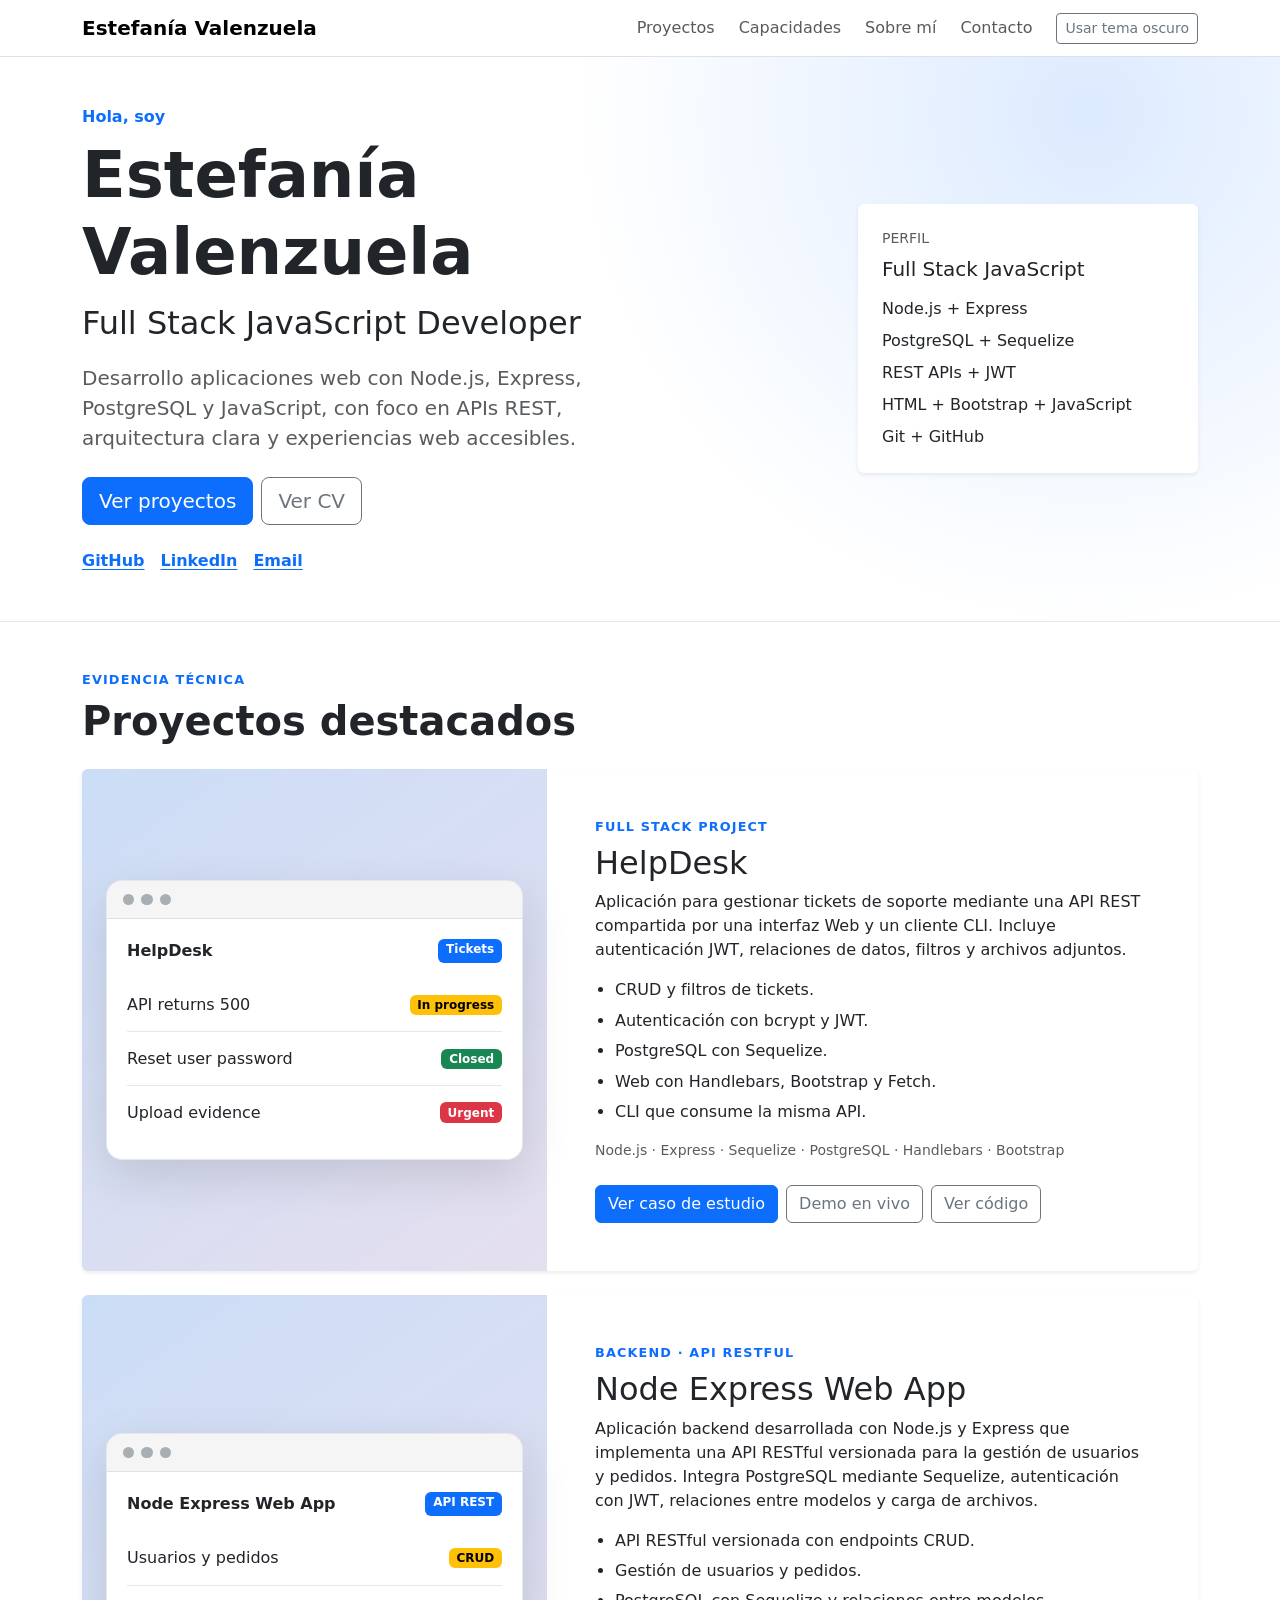
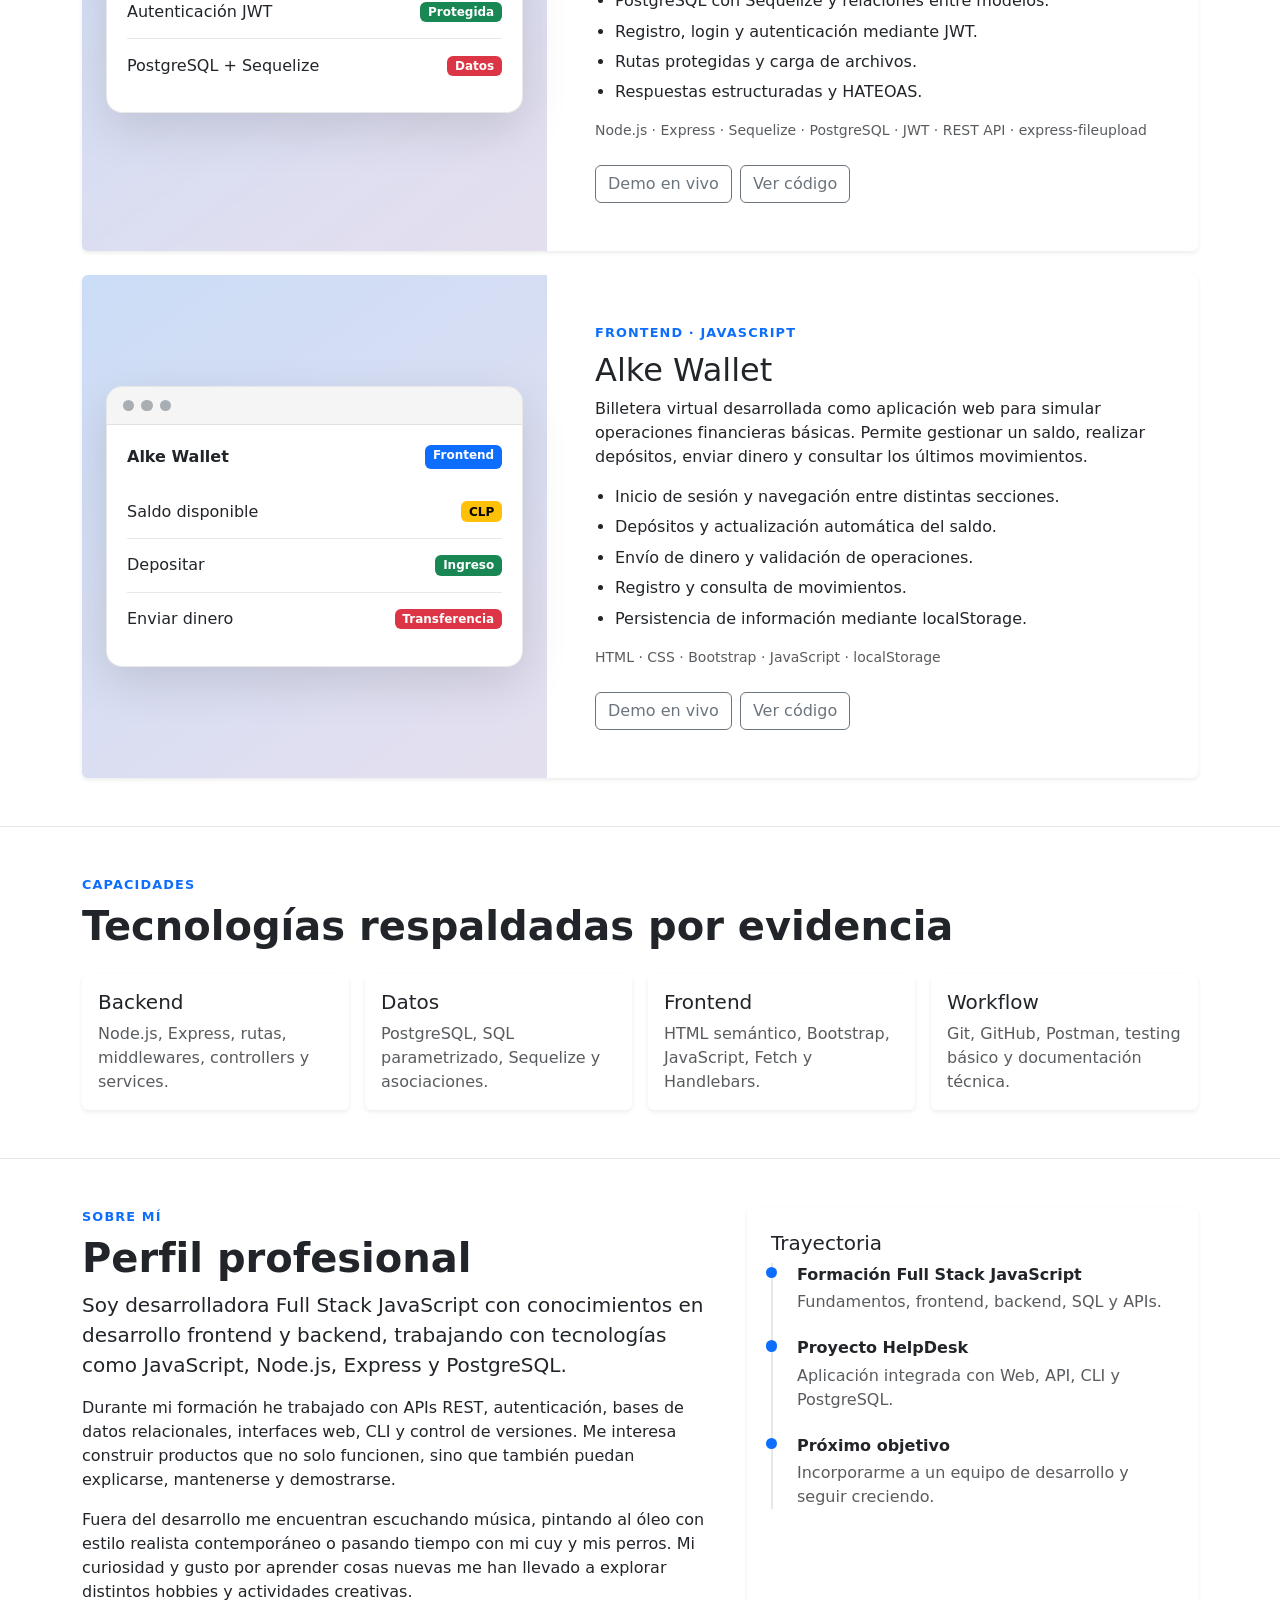
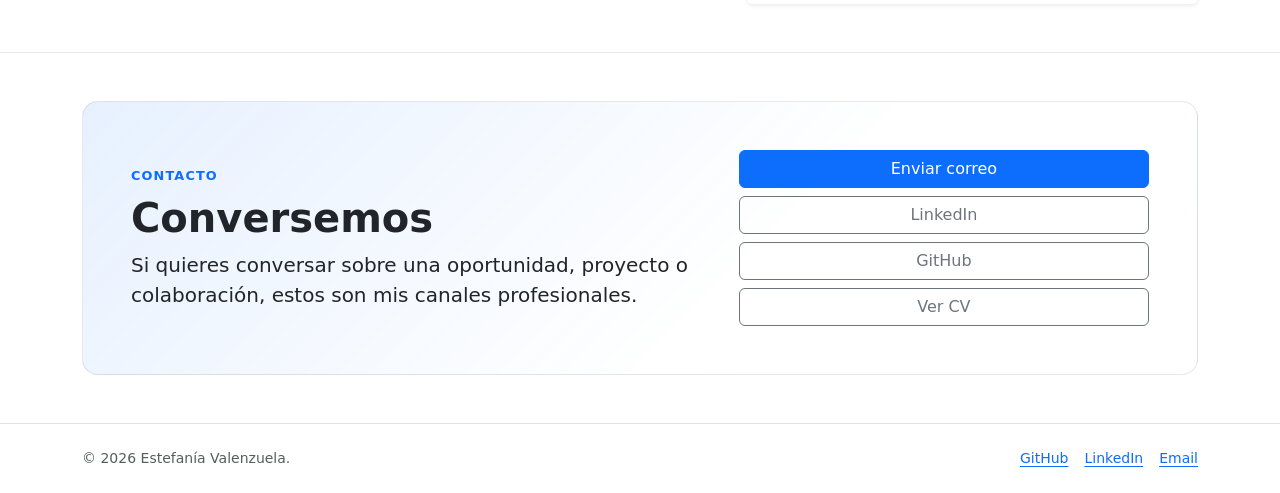
<file: index.html>
<!DOCTYPE html>
<!--
  index.html
  ==========
  Página principal del portafolio.

  Responsabilidades:
  - presentar identidad profesional;
  - destacar proyectos;
  - mostrar capacidades y trayectoria;
  - mantener los enlaces de contacto a mano;
  - entregar metadata SEO/social;
  - enlazar al CV y al caso de estudio de HelpDesk.

  Este archivo es ESTÁTICO: GitHub Pages puede publicarlo sin Node ni Express.
-->
<html lang="es" data-bs-theme="light">
<head>
  <!-- =========================================================
       1. METADATOS BASE DEL DOCUMENTO
       ========================================================= -->

  <!-- UTF-8 permite representar correctamente tildes, ñ y otros caracteres. -->
  <meta charset="UTF-8">
  <!--
    Viewport responsive:
    hace que el ancho de la página siga el ancho real del dispositivo.
  -->
  <meta name="viewport" content="width=device-width, initial-scale=1">

  <!--
    <title>:
    aparece en la pestaña del navegador y es una señal importante para SEO.
    Debe identificar a la persona y su rol sin ser genérico.
  -->
  <title>Estefanía Valenzuela | Full Stack JavaScript Developer</title>
  <!--
    Meta description:
    resume la página para buscadores y puede utilizarse como snippet.
  -->
  <meta
    name="description"
    content="Portafolio de Estefanía Valenzuela, desarrolladora Full Stack JavaScript. Proyectos con Node.js, Express, PostgreSQL y APIs REST."
  >
  <!--
    index,follow:
    permitimos que la Home sea indexada y que los crawlers sigan sus enlaces.
    No es necesario declararlo siempre, pero aquí lo dejamos explícito.
  -->
  <meta name="robots" content="index,follow">

  <!--
    REEMPLAZAR TU_USUARIO y portfolio por los datos reales antes de publicar.
    Si el repositorio es TU_USUARIO.github.io, la canonical de la Home será
    simplemente https://TU_USUARIO.github.io/
  -->
  <link
    rel="canonical"
    href="https://estefaniavalenzuelab-dev.github.io/Portfolio/"
  >

  <!-- =========================================================
       2. OPEN GRAPH Y PREVIEWS SOCIALES
       ========================================================= -->

  <!--
    Open Graph ayuda a definir cómo se presenta el enlace al compartirlo
    en plataformas compatibles.
  -->
  <meta
    property="og:title"
    content="Estefanía Valenzuela — Full Stack JavaScript Developer"
  >
  <meta
    property="og:description"
    content="Portafolio con proyectos Full Stack JavaScript en Node.js, Express y PostgreSQL."
  >
  <meta property="og:type" content="website">
  <meta
    property="og:url"
    content="https://estefaniavalenzuelab-dev.github.io/Portfolio/"
  >

  <!--
    Cuando exista una imagen PNG/JPG pública para redes, se puede añadir:
    <meta
      property="og:image"
      content="https://estefaniavalenzuelab-dev.github.io/Portfolio/assets/social-card.png"
    >
  -->

  <!--
    Twitter/X Card:
    conjunto de metadatos complementarios para previews sociales.
  -->
  <meta name="twitter:card" content="summary">
  <meta
    name="twitter:title"
    content="Estefanía Valenzuela — Full Stack JavaScript Developer"
  >
  <meta
    name="twitter:description"
    content="Portafolio con proyectos Full Stack JavaScript."
  >

  <!-- =========================================================
       3. TEMA CLARO / OSCURO ANTES DEL PRIMER PINTADO
       ========================================================= -->

  <!--
    Aplicamos el tema antes de pintar la página para reducir el cambio visual
    entre modo claro y oscuro.
  -->
  <script>
    /*
      Este script es intencionalmente pequeño y está dentro del <head>.

      ¿Por qué aquí?
      Porque necesitamos decidir el tema antes de que el navegador pinte
      visualmente la página y así reducir un "flash" entre claro y oscuro.
    */
    (() => {
      // Primero buscamos una preferencia que el usuario ya haya guardado.
      const savedTheme = localStorage.getItem("portfolio-theme");
      // Si no existe una preferencia guardada, usamos la preferencia del SO.
      const preferredTheme = window.matchMedia("(prefers-color-scheme: dark)").matches
        ? "dark"
        : "light";

      // Bootstrap 5.3 entiende data-bs-theme="light" y data-bs-theme="dark".
      document.documentElement.setAttribute(
        "data-bs-theme",
        savedTheme ?? preferredTheme
      );
    })();
  </script>

  <!-- =========================================================
       4. DATOS ESTRUCTURADOS JSON-LD
       ========================================================= -->

  <!--
    JSON-LD describe explícitamente dos entidades:
    - Person: el autor del portafolio.
    - WebSite: el sitio que pertenece a esa persona.

    IMPORTANTE:
    JSON puro no admite comentarios dentro del objeto.
    Por eso las explicaciones están fuera del <script type="application/ld+json">.
  -->
  <script type="application/ld+json">
  {
    "@context": "https://schema.org",
    "@graph": [
      {
        "@type": "Person",
        "@id": "https://estefaniavalenzuelab-dev.github.io/Portfolio/#person",
        "name": "Estefanía Valenzuela",
        "url": "https://estefaniavalenzuelab-dev.github.io/Portfolio/",
        "jobTitle": "Full Stack JavaScript Developer",
        "email": "mailto:estefaniavalenzuelab@gmail.com",
        "sameAs": [
          "https://github.com/estefaniavalenzuelab-dev",
          "https://www.linkedin.com/in/estefania-valenzuela-berrios-48209a29b"
        ],
        "knowsAbout": [
          "JavaScript",
          "Node.js",
          "Express",
          "PostgreSQL",
          "REST APIs"
        ]
      },
      {
        "@type": "WebSite",
        "@id": "https://estefaniavalenzuelab-dev.github.io/Portfolio/",
        "name": "Estefanía Valenzuela — Portfolio",
        "url": "https://estefaniavalenzuelab-dev.github.io/Portfolio/index.html",
        "inLanguage": "es",
        "author": {
          "@id": "https://estefaniavalenzuelab-dev.github.io/Portfolio/index.html#about"
        }
      }
    ]
  }
  </script>

  <!-- =========================================================
       5. ESTILOS
       ========================================================= -->

  <!-- Bootstrap resuelve grilla, navbar, botones, spacing y responsive. -->
  <link
    href="https://cdn.jsdelivr.net/npm/bootstrap@5.3.8/dist/css/bootstrap.min.css"
    rel="stylesheet"
    integrity="sha384-sRIl4kxILFvY47J16cr9ZwB07vP4J8+LH7qKQnuqkuIAvNWLzeN8tE5YBujZqJLB"
    crossorigin="anonymous"
  >
  <!--
    Nuestro CSS se carga DESPUÉS de Bootstrap para poder complementar
    o ajustar el framework sin reescribirlo completo.
  -->
  <link rel="stylesheet" href="./css/styles.css">
</head>

<body>
  <!-- =========================================================
       6. ACCESIBILIDAD: SALTAR AL CONTENIDO
       ========================================================= -->

  <!--
    Este enlace aparece cuando recibe foco con teclado.
    Permite saltar la navegación repetitiva e ir directo al <main>.
  -->
  <a class="skip-link" href="#main-content">
    Saltar al contenido principal
  </a>

  <!-- =========================================================
       7. HEADER / NAVBAR
       ========================================================= -->

  <!--
    sticky-top mantiene la navegación disponible durante el scroll.
    bg-body respeta automáticamente el tema claro/oscuro de Bootstrap.
  -->
  <header class="sticky-top border-bottom bg-body">
    <nav
      class="navbar navbar-expand-lg"
      aria-label="Navegación principal"
    >
      <div class="container">
        <a class="navbar-brand fw-bold" href="./index.html">
          Estefanía Valenzuela
        </a>

        <!--
          Botón hamburguesa de Bootstrap.
          Solo aparece cuando el espacio horizontal no alcanza.
        -->
        <button
          class="navbar-toggler"
          type="button"
          data-bs-toggle="collapse"
          data-bs-target="#mainNavbar"
          aria-controls="mainNavbar"
          aria-expanded="false"
          aria-label="Abrir navegación"
        >
          <span class="navbar-toggler-icon"></span>
        </button>

        <div class="collapse navbar-collapse" id="mainNavbar">
          <ul class="navbar-nav ms-auto align-items-lg-center gap-lg-2">
            <li class="nav-item">
              <a class="nav-link" href="#projects">Proyectos</a>
            </li>
            <li class="nav-item">
              <a class="nav-link" href="#skills">Capacidades</a>
            </li>
            <li class="nav-item">
              <a class="nav-link" href="#about">Sobre mí</a>
            </li>
            <li class="nav-item">
              <a class="nav-link" href="#contact">Contacto</a>
            </li>
            <li class="nav-item ms-lg-2">
              <!--
                main.js busca #themeToggle y registra aquí el cambio de tema.
              -->
              <button
                id="themeToggle"
                class="btn btn-outline-secondary btn-sm"
                type="button"
                aria-pressed="false"
              >
                Cambiar tema
              </button>
            </li>
          </ul>
        </div>
      </div>
    </nav>
  </header>

  <!-- =========================================================
       8. CONTENIDO PRINCIPAL
       ========================================================= -->
  <main id="main-content">

    <!-- =======================================================
         HERO
         Primera impresión: identidad, rol, propuesta y acciones.
         ======================================================= -->
    <section class="hero-section py-5 py-lg-6" aria-labelledby="hero-title">
      <div class="container">
        <div class="row align-items-center g-5">
          <div class="col-lg-8">
            <p class="text-primary fw-semibold mb-2">
              Hola, soy
            </p>

            <h1 id="hero-title" class="display-3 fw-bold text-balance">
              Estefanía Valenzuela
            </h1>

            <p class="fs-2 mb-3">
              Full Stack JavaScript Developer
            </p>

            <p class="lead text-body-secondary col-xl-9">
              Desarrollo aplicaciones web con Node.js, Express, PostgreSQL
              y JavaScript, con foco en APIs REST, arquitectura clara y
              experiencias web accesibles.
            </p>

            <div class="d-flex flex-wrap gap-2 mt-4">
              <a href="#projects" class="btn btn-primary btn-lg">
                Ver proyectos
              </a>
              <a href="./cv.html" class="btn btn-outline-secondary btn-lg">
                Ver CV
              </a>
            </div>

            <nav
              class="d-flex flex-wrap gap-3 mt-4 professional-links"
              aria-label="Enlaces profesionales"
            >
              <a href="https://github.com/estefaniavalenzuelab-dev">GitHub</a>
              <a href="https://www.linkedin.com/in/estefania-valenzuela-berrios-48209a29b">LinkedIn</a>
              <a href="mailto:estefaniavalenzuelab@gmail.com">Email</a>
            </nav>
          </div>

          <div class="col-lg-4">
            <aside class="card border-0 shadow-sm">
              <div class="card-body p-4">
                <p class="small text-uppercase text-body-secondary mb-2">
                  Perfil
                </p>
                <p class="h5 mb-3">
                  Full Stack JavaScript
                </p>
                <ul class="list-unstyled mb-0 d-grid gap-2">
                  <li>Node.js + Express</li>
                  <li>PostgreSQL + Sequelize</li>
                  <li>REST APIs + JWT</li>
                  <li>HTML + Bootstrap + JavaScript</li>
                  <li>Git + GitHub</li>
                </ul>
              </div>
            </aside>
          </div>
        </div>
      </div>
    </section>

    <!-- =======================================================
         PROYECTOS DESTACADOS
         Evidencia concreta del trabajo realizado.
         ======================================================= -->
    <section
      id="projects"
      class="section-block py-5"
      aria-labelledby="projects-title"
    >
      <div class="container">
        <div class="section-heading mb-4">
          <p class="eyebrow">Evidencia técnica</p>
          <h2 id="projects-title" class="display-6 fw-bold">
            Proyectos destacados
          </h2>
        </div>

        <article class="card project-card border-0 shadow-sm overflow-hidden">
          <div class="row g-0">
            <div class="col-lg-5">
              <div
                class="project-visual h-100 p-4 d-flex align-items-center"
                role="img"
                aria-label="Vista representativa del gestor de tickets HelpDesk"
              >
                <div class="mock-window w-100">
                  <div class="mock-window-bar">
                    <span></span><span></span><span></span>
                  </div>
                  <div class="mock-window-body">
                    <div class="d-flex justify-content-between gap-2 mb-3">
                      <strong>HelpDesk</strong>
                      <span class="badge text-bg-primary">Tickets</span>
                    </div>
                    <div class="mock-ticket">
                      <span>API returns 500</span>
                      <span class="badge text-bg-warning">In progress</span>
                    </div>
                    <div class="mock-ticket">
                      <span>Reset user password</span>
                      <span class="badge text-bg-success">Closed</span>
                    </div>
                    <div class="mock-ticket">
                      <span>Upload evidence</span>
                      <span class="badge text-bg-danger">Urgent</span>
                    </div>
                  </div>
                </div>
              </div>
            </div>

            <div class="col-lg-7">
              <div class="card-body p-4 p-lg-5">
                <p class="eyebrow">Full Stack Project</p>
                <h3 class="card-title h2">HelpDesk</h3>
                <p class="card-text">
                  Aplicación para gestionar tickets de soporte mediante una
                  API REST compartida por una interfaz Web y un cliente CLI.
                  Incluye autenticación JWT, relaciones de datos, filtros y
                  archivos adjuntos.
                </p>

                <ul class="project-points">
                  <li>CRUD y filtros de tickets.</li>
                  <li>Autenticación con bcrypt y JWT.</li>
                  <li>PostgreSQL con Sequelize.</li>
                  <li>Web con Handlebars, Bootstrap y Fetch.</li>
                  <li>CLI que consume la misma API.</li>
                </ul>

                <p class="small text-body-secondary">
                  Node.js · Express · Sequelize · PostgreSQL · Handlebars · Bootstrap
                </p>

                <div class="d-flex flex-wrap gap-2 mt-4">
                  <a
                    href="./projects/helpdesk.html"
                    class="btn btn-primary"
                  >
                    Ver caso de estudio
                  </a>

                  <!--
                    LINK DEL DEPLOY DE HELPDESK
                    ===========================
                    Después de desplegar HelpDesk en Railway:

                    1. abre el servicio `helpdesk`;
                    2. copia el dominio público generado por Railway;
                    3. reemplaza TU_DOMINIO por el dominio REAL.

                    Ejemplo:
                    https://helpdesk-production-xxxx.up.railway.app/

                    IMPORTANTE:
                    - enlaza la HOME de la aplicación, no /api/v1/health;
                    - prueba la URL antes de publicar el portafolio;
                    - si todavía no existe un deploy funcional, quita
                      temporalmente este botón en vez de publicar un link roto.
                  -->
                  <a
                    href="https://helpdesk1-production.up.railway.app/"
                    class="btn btn-outline-secondary"
                    target="_blank"
                    rel="noopener noreferrer"
                  >
                    Demo en vivo
                  </a>

                  <a
                    href="https://github.com/estefaniavalenzuelab-dev/Helpdesk1.git"
                    class="btn btn-outline-secondary"
                    target="_blank"
                    rel="noopener noreferrer"
                  >
                    Ver código
                  </a>
                </div>
              </div>
            </div>
          </div>
        </article>
        <br>
               <article class="card project-card border-0 shadow-sm overflow-hidden">
          <div class="row g-0">
            <div class="col-lg-5">
              <div
                class="project-visual h-100 p-4 d-flex align-items-center"
                role="img"
                aria-label="Vista representativa de Node Express Web App"
              >
                <div class="mock-window w-100">
                  <div class="mock-window-bar">
                    <span></span><span></span><span></span>
                  </div>
                  <div class="mock-window-body">
                    <div class="d-flex justify-content-between gap-2 mb-3">
                      <strong>Node Express Web App</strong>
                      <span class="badge text-bg-primary">API REST</span>
                    </div>
                    <div class="mock-ticket">
                      <span>Usuarios y pedidos</span>
                      <span class="badge text-bg-warning">CRUD</span>
                    </div>
                    <div class="mock-ticket">
                      <span>Autenticación JWT</span>
                      <span class="badge text-bg-success">Protegida</span>
                    </div>
                    <div class="mock-ticket">
                      <span>PostgreSQL + Sequelize</span>
                      <span class="badge text-bg-danger">Datos</span>
                    </div>
                  </div>
                </div>
              </div>
            </div>

            <div class="col-lg-7">
              <div class="card-body p-4 p-lg-5">
                <p class="eyebrow">Backend · API RESTful</p>
                <h3 class="card-title h2">Node Express Web App</h3>
                <p class="card-text">
                  Aplicación backend desarrollada con Node.js y Express que implementa
                  una API RESTful versionada para la gestión de usuarios y pedidos.
                  Integra PostgreSQL mediante Sequelize, autenticación con JWT,
                  relaciones entre modelos y carga de archivos.
                </p>

                <ul class="project-points">
                  <li>API RESTful versionada con endpoints CRUD.</li>
                  <li>Gestión de usuarios y pedidos.</li>
                  <li>PostgreSQL con Sequelize y relaciones entre modelos.</li>
                  <li>Registro, login y autenticación mediante JWT.</li>
                  <li>Rutas protegidas y carga de archivos.</li>
                  <li>Respuestas estructuradas y HATEOAS.</li>

                </ul>

                <p class="small text-body-secondary">
                   Node.js · Express · Sequelize · PostgreSQL · JWT · REST API · express-fileupload
                </p>
                <div class="d-flex flex-wrap gap-2 mt-4">
                  <!--
                    LINK DEL DEPLOY DE HELPDESK
                    ===========================
                    Después de desplegar HelpDesk en Railway:

                    1. abre el servicio `helpdesk`;
                    2. copia el dominio público generado por Railway;
                    3. reemplaza TU_DOMINIO por el dominio REAL.

                    Ejemplo:
                    https://helpdesk-production-xxxx.up.railway.app/

                    IMPORTANTE:
                    - enlaza la HOME de la aplicación, no /api/v1/health;
                    - prueba la URL antes de publicar el portafolio;
                    - si todavía no existe un deploy funcional, quita
                      temporalmente este botón en vez de publicar un link roto.
                  -->
                  <a
                    href="https://node-express-web-app-production.up.railway.app/"
                    class="btn btn-outline-secondary"
                    target="_blank"
                    rel="noopener noreferrer"
                  >
                    Demo en vivo
                  </a>

                  <a
                    href="https://github.com/estefaniavalenzuelab-dev/node-express-web-app.git"
                    class="btn btn-outline-secondary"
                    target="_blank"
                    rel="noopener noreferrer"
                  >
                    Ver código
                  </a>
                </div>
              </div>
            </div>
          </div>
        </article>
        
        <br>

                <article class="card project-card border-0 shadow-sm overflow-hidden">
          <div class="row g-0">
            <div class="col-lg-5">
              <div
                class="project-visual h-100 p-4 d-flex align-items-center"
                role="img"
                aria-label="Vista representativa de la web Alke Wallet"
              >
                <div class="mock-window w-100">
                  <div class="mock-window-bar">
                    <span></span><span></span><span></span>
                  </div>
                  <div class="mock-window-body">
                    <div class="d-flex justify-content-between gap-2 mb-3">
                      <strong>Alke Wallet</strong>
                      <span class="badge text-bg-primary">Frontend</span>
                    </div>
                    <div class="mock-ticket">
                      <span>Saldo disponible</span>
                      <span class="badge text-bg-warning">CLP</span>
                    </div>
                    <div class="mock-ticket">
                      <span>Depositar</span>
                      <span class="badge text-bg-success">Ingreso</span>
                    </div>
                    <div class="mock-ticket">
                      <span>Enviar dinero</span>
                      <span class="badge text-bg-danger">Transferencia</span>
                    </div>
                  </div>
                </div>
              </div>
            </div>

            <div class="col-lg-7">
              <div class="card-body p-4 p-lg-5">
                <p class="eyebrow">Frontend · JavaScript</p>
                <h3 class="card-title h2">Alke Wallet</h3>
                <p class="card-text">
                   Billetera virtual desarrollada como aplicación web para simular
                  operaciones financieras básicas. Permite gestionar un saldo,
                  realizar depósitos, enviar dinero y consultar los últimos movimientos.
                </p>

                <ul class="project-points">
                  <li>Inicio de sesión y navegación entre distintas secciones.</li>
                  <li>Depósitos y actualización automática del saldo.</li>
                  <li>Envío de dinero y validación de operaciones.</li>
                  <li>Registro y consulta de movimientos.</li>
                  <li>Persistencia de información mediante localStorage.</li>

                </ul>

                <p class="small text-body-secondary">
                    HTML · CSS · Bootstrap · JavaScript · localStorage
                </p>
                <div class="d-flex flex-wrap gap-2 mt-4">
                  
                  <a
                    href="https://estefaniavalenzuelab-dev.github.io/wallet/"
                    class="btn btn-outline-secondary"
                    target="_blank"
                    rel="noopener noreferrer"
                  >
                    Demo en vivo
                  </a>

                  <a
                    href="https://github.com/estefaniavalenzuelab-dev/wallet.git"
                    class="btn btn-outline-secondary"
                    target="_blank"
                    rel="noopener noreferrer"
                  >
                    Ver código
                  </a>
                </div>
              </div>
            </div>
          </div>
        </article>
        
        

      </div>
    </section>

    <!-- =======================================================
         CAPACIDADES
         Agrupamos conocimientos que deberían estar respaldados
         por proyectos, experiencia o formación.
         ======================================================= -->
    <section
      id="skills"
      class="section-block py-5"
      aria-labelledby="skills-title"
    >
      <div class="container">
        <p class="eyebrow">Capacidades</p>
        <h2 id="skills-title" class="display-6 fw-bold mb-4">
          Tecnologías respaldadas por evidencia
        </h2>

        <div class="row g-3">
          <div class="col-md-6 col-xl-3">
            <article class="card h-100 border-0 shadow-sm">
              <div class="card-body">
                <h3 class="h5">Backend</h3>
                <p class="text-body-secondary mb-0">
                  Node.js, Express, rutas, middlewares, controllers y services.
                </p>
              </div>
            </article>
          </div>

          <div class="col-md-6 col-xl-3">
            <article class="card h-100 border-0 shadow-sm">
              <div class="card-body">
                <h3 class="h5">Datos</h3>
                <p class="text-body-secondary mb-0">
                  PostgreSQL, SQL parametrizado, Sequelize y asociaciones.
                </p>
              </div>
            </article>
          </div>

          <div class="col-md-6 col-xl-3">
            <article class="card h-100 border-0 shadow-sm">
              <div class="card-body">
                <h3 class="h5">Frontend</h3>
                <p class="text-body-secondary mb-0">
                  HTML semántico, Bootstrap, JavaScript, Fetch y Handlebars.
                </p>
              </div>
            </article>
          </div>

          <div class="col-md-6 col-xl-3">
            <article class="card h-100 border-0 shadow-sm">
              <div class="card-body">
                <h3 class="h5">Workflow</h3>
                <p class="text-body-secondary mb-0">
                  Git, GitHub, Postman, testing básico y documentación técnica.
                </p>
              </div>
            </article>
          </div>
        </div>
      </div>
    </section>

    <!-- =======================================================
         ABOUT / TRAYECTORIA
         Primero identidad laboral; luego contexto personal breve.
         ======================================================= -->
    <section
      id="about"
      class="section-block py-5"
      aria-labelledby="about-title"
    >
      <div class="container">
        <div class="row g-4">
          <div class="col-lg-7">
            <p class="eyebrow">Sobre mí</p>
            <h2 id="about-title" class="display-6 fw-bold">
              Perfil profesional
            </h2>
            <p class="lead">
              Soy desarrolladora Full Stack JavaScript con conocimientos en desarrollo frontend y backend, trabajando con tecnologías como JavaScript, Node.js, Express y PostgreSQL.
            </p>
            <p>
              Durante mi formación he trabajado con APIs REST, autenticación,
              bases de datos relacionales, interfaces web, CLI y control de
              versiones. Me interesa construir productos que no solo funcionen,
              sino que también puedan explicarse, mantenerse y demostrarse.
            </p>
            <p class="mb-0">
              Fuera del desarrollo me encuentran escuchando música, pintando al óleo con estilo realista contemporáneo o pasando tiempo con mi cuy y mis perros.
               Mi curiosidad y gusto por aprender cosas nuevas me han llevado a explorar distintos hobbies y actividades creativas.
            </p>
          </div>

          <div class="col-lg-5">
            <aside class="card h-100 border-0 shadow-sm">
              <div class="card-body p-4">
                <h3 class="h5">Trayectoria</h3>
                <ol class="timeline list-unstyled mb-0">
                  <li>
                    <strong>Formación Full Stack JavaScript</strong>
                    <span>Fundamentos, frontend, backend, SQL y APIs.</span>
                  </li>
                  <li>
                    <strong>Proyecto HelpDesk</strong>
                    <span>Aplicación integrada con Web, API, CLI y PostgreSQL.</span>
                  </li>
                  <li>
                    <strong>Próximo objetivo</strong>
                    <span>Incorporarme a un equipo de desarrollo y seguir creciendo.</span>
                  </li>
                </ol>
              </div>
            </aside>
          </div>
        </div>
      </div>
    </section>

    <!-- =======================================================
         CONTACTO
         Repetimos canales importantes para reducir fricción.
         ======================================================= -->
    <section
      id="contact"
      class="section-block py-5"
      aria-labelledby="contact-title"
    >
      <div class="container">
        <div class="contact-panel p-4 p-lg-5 rounded-4">
          <div class="row align-items-center g-4">
            <div class="col-lg-7">
              <p class="eyebrow">Contacto</p>
              <h2 id="contact-title" class="display-6 fw-bold">
                Conversemos
              </h2>
              <p class="lead mb-0">
                Si quieres conversar sobre una oportunidad, proyecto o
                colaboración, estos son mis canales profesionales.
              </p>
            </div>

            <div class="col-lg-5">
              <div class="d-grid gap-2">
                <a class="btn btn-primary" href="mailto:estefaniavalenzuelab@gmail.com">
                  Enviar correo
                </a>
                <a
                  class="btn btn-outline-secondary"
                  href="https://www.linkedin.com/in/estefania-valenzuela-berrios-48209a29b"
                >
                  LinkedIn
                </a>
                <a
                  class="btn btn-outline-secondary"
                  href="https://github.com/estefaniavalenzuelab-dev"
                >
                  GitHub
                </a>
                <a class="btn btn-outline-secondary" href="./cv.html">
                  Ver CV
                </a>
              </div>
            </div>
          </div>
        </div>
      </div>
    </section>
  </main>

  <!-- =========================================================
       9. FOOTER
       ========================================================= -->

  <!--
    El footer vuelve a exponer identidad y enlaces importantes.
    El año se completa desde main.js mediante data-current-year.
  -->
  <footer class="border-top py-4">
    <div class="container d-flex flex-column flex-md-row gap-2 justify-content-between">
      <p class="mb-0 small text-body-secondary">
        © <span data-current-year></span> Estefanía Valenzuela.
      </p>
      <nav class="d-flex flex-wrap gap-3 small" aria-label="Enlaces del pie">
        <a href="https://github.com/estefaniavalenzuelab-dev">GitHub</a>
        <a href="https://www.linkedin.com/in/estefania-valenzuela-berrios-48209a29b">LinkedIn</a>
        <a href="mailto:estefaniavalenzuelab@gmail.com">Email</a>
      </nav>
    </div>
  </footer>

  <!-- =========================================================
       10. JAVASCRIPT
       ========================================================= -->

  <!--
    bootstrap.bundle incluye el JavaScript necesario para componentes
    como la navbar colapsable.
  -->
  <script
    src="https://cdn.jsdelivr.net/npm/bootstrap@5.3.8/dist/js/bootstrap.bundle.min.js"
    integrity="sha384-FKyoEForCGlyvwx9Hj09JcYn3nv7wiPVlz7YYwJrWVcXK/BmnVDxM+D2scQbITxI"
    crossorigin="anonymous"
  ></script>
  <!--
    main.js contiene comportamiento propio.
    defer evita bloquear el parseo del HTML.
  -->
  <script src="./js/main.js" defer></script>
</body>
</html>
</file>
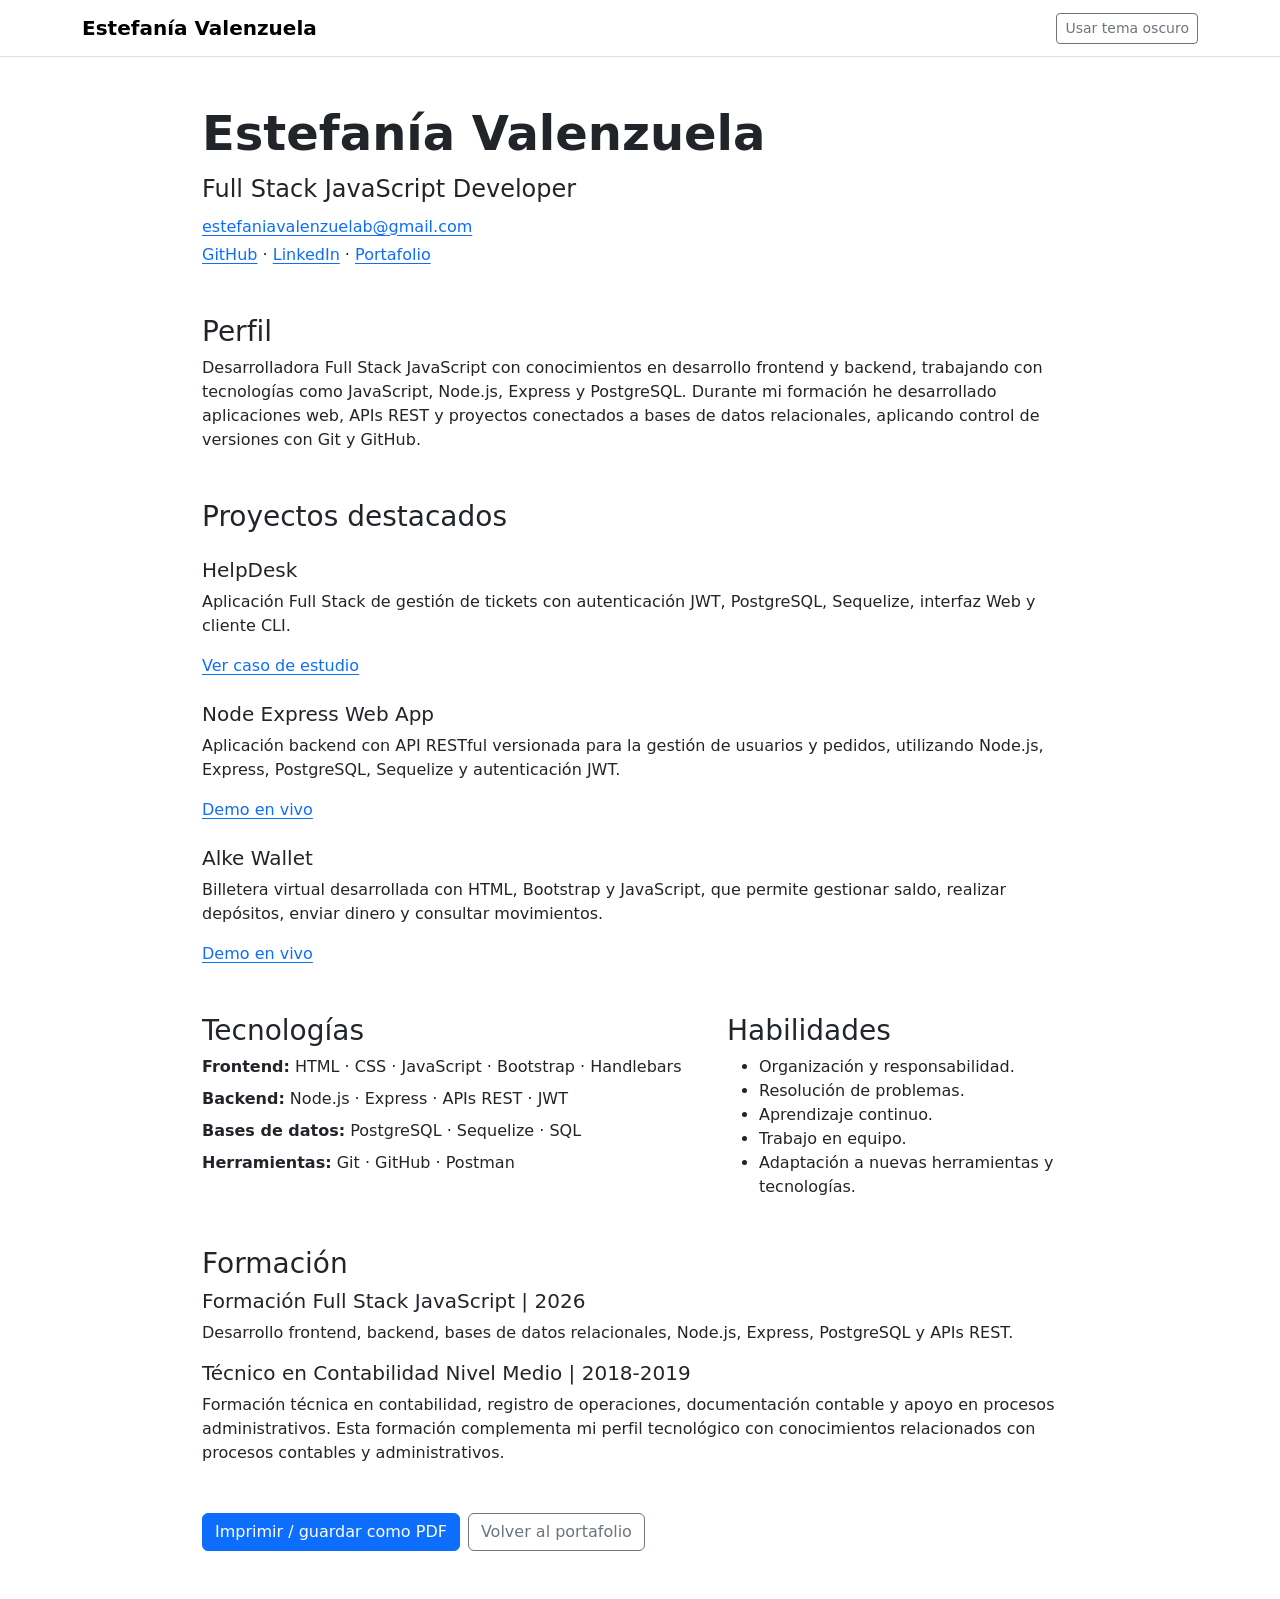
<file: cv.html>
<!DOCTYPE html>
<!--
  cv.html
  =======
  CV navegable dentro del propio portafolio.

  Objetivos:
  - ofrecer un CV funcional desde el primer momento;
  - mantener contacto, proyectos y tecnologías sincronizados;
  - permitir impresión o guardado como PDF desde el navegador.
-->
<html lang="es" data-bs-theme="light">
<head>
  <!-- Metadata básica del CV. -->
  <meta charset="UTF-8">
  <meta name="viewport" content="width=device-width, initial-scale=1">
  <title>CV | Estefanía Valenzuela</title>
  <meta
    name="description"
    content="Currículum profesional de Estefanía Valenzuela, Full Stack JavaScript Developer."
  >
  <!--
    noindex:
    el CV es público pero no queremos que compita con la Home como
    resultado principal de marca personal.
    noindex NO es una medida de privacidad.
  -->
  <meta name="robots" content="noindex,follow">

  <!-- Mantiene la misma preferencia de tema que el resto del sitio. -->
  <script>
    (() => {
      const savedTheme = localStorage.getItem("portfolio-theme");
      const preferredTheme = window.matchMedia("(prefers-color-scheme: dark)").matches
        ? "dark"
        : "light";
      document.documentElement.setAttribute("data-bs-theme", savedTheme ?? preferredTheme);
    })();
  </script>

  <link
    href="https://cdn.jsdelivr.net/npm/bootstrap@5.3.8/dist/css/bootstrap.min.css"
    rel="stylesheet"
    integrity="sha384-sRIl4kxILFvY47J16cr9ZwB07vP4J8+LH7qKQnuqkuIAvNWLzeN8tE5YBujZqJLB"
    crossorigin="anonymous"
  >
  <link rel="stylesheet" href="./css/styles.css">
</head>
<body>
  <!-- Accesibilidad: permite saltar directamente al contenido del CV. -->
  <a class="skip-link" href="#main-content">Saltar al contenido principal</a>

  <!-- Navegación mínima: identidad + cambio de tema. -->
  <header class="border-bottom bg-body">
    <nav class="navbar" aria-label="Navegación del CV">
      <div class="container">
        <a class="navbar-brand fw-bold" href="./index.html">Estefanía Valenzuela</a>
        <button
          id="themeToggle"
          class="btn btn-outline-secondary btn-sm"
          type="button"
          aria-pressed="false"
        >
          Cambiar tema
        </button>
      </div>
    </nav>
  </header>

  <!-- =========================================================
       CONTENIDO DEL CV
       ========================================================= -->
  <main id="main-content" class="container py-5 cv-page">
    <!-- Encabezado: nombre, rol y vías de contacto. -->
    <header class="mb-5">
      <h1 class="display-5 fw-bold">Estefanía Valenzuela</h1>
      <p class="fs-4 mb-2">Full Stack JavaScript Developer</p>
      <p class="mb-1">
        <a href="mailto:estefaniavalenzuelab@gmail.com">estefaniavalenzuelab@gmail.com</a>
      </p>
      <p class="mb-0">
        <a href="https://github.com/estefaniavalenzuelab-dev">GitHub</a>
        · <a href="https://www.linkedin.com/in/estefania-valenzuela-berrios-48209a29b">LinkedIn</a>
        · <a href="./index.html">Portafolio</a>
      </p>
    </header>

    <!-- Perfil profesional breve. -->
    <section class="mb-5" aria-labelledby="profile-title">
      <h2 id="profile-title" class="h3">Perfil</h2>
      <p>
       Desarrolladora Full Stack JavaScript con conocimientos en desarrollo frontend y backend,
       trabajando con tecnologías como JavaScript, Node.js, Express y PostgreSQL. Durante mi formación he desarrollado aplicaciones
        web, APIs REST y proyectos conectados a bases de datos relacionales,
        aplicando control de versiones con Git y GitHub.
      </p>
    </section>

    <!-- Proyecto destacado: enlaza al caso de estudio del portafolio. -->
    <section class="mb-5" aria-labelledby="project-cv-title">
      <h2 id="project-cv-title" class="h3">Proyectos destacados</h2>
      <h3 class="h5 mt-4">HelpDesk</h3>
      <p>
        Aplicación Full Stack de gestión de tickets con autenticación JWT,
        PostgreSQL, Sequelize, interfaz Web y cliente CLI.
      </p>
      <a href="./projects/helpdesk.html">Ver caso de estudio</a>


      <h3 class="h5 mt-4">Node Express Web App</h3>
      <p>
        Aplicación backend con API RESTful versionada para la gestión de
      usuarios y pedidos, utilizando Node.js, Express, PostgreSQL,
      Sequelize y autenticación JWT.
      </p>
      <a href="https://node-express-web-app-production.up.railway.app/">Demo en vivo</a>
      

      <h3 class="h5 mt-4">Alke Wallet</h3>
      <p>
        Billetera virtual desarrollada con HTML, Bootstrap y JavaScript,
        que permite gestionar saldo, realizar depósitos, enviar dinero
        y consultar movimientos.
      </p>
      <a href="https://estefaniavalenzuelab-dev.github.io/wallet/">Demo en vivo</a>
    </section>

    <!-- Tecnologías: mantener esta lista alineada con proyectos reales. -->
    <div class="row g-4 mb-5">

  <!-- Tecnologías -->
  <section class="col-md-7" aria-labelledby="skills-cv-title">
    <h2 id="skills-cv-title" class="h3">Tecnologías</h2>

    <p class="mb-2">
      <strong>Frontend:</strong>
      HTML · CSS · JavaScript · Bootstrap · Handlebars
    </p>

    <p class="mb-2">
      <strong>Backend:</strong>
      Node.js · Express · APIs REST · JWT
    </p>

    <p class="mb-2">
      <strong>Bases de datos:</strong>
      PostgreSQL · Sequelize · SQL
    </p>

    <p class="mb-0">
      <strong>Herramientas:</strong>
      Git · GitHub · Postman
    </p>
  </section>

  <!-- Habilidades -->
  <section class="col-md-5" aria-labelledby="competencies-title">
    <h2 id="competencies-title" class="h3">Habilidades</h2>

    <ul class="mb-0">
      <li>Organización y responsabilidad.</li>
      <li>Resolución de problemas.</li>
      <li>Aprendizaje continuo.</li>
      <li>Trabajo en equipo.</li>
      <li>Adaptación a nuevas herramientas y tecnologías.</li>
    </ul>
  </section>

</div>

    <!-- Formación: reemplazar por información real y consistente con LinkedIn. -->
    <section aria-labelledby="education-title">
      <h2 id="education-title" class="h3">Formación</h2>
    
      <div class="mb-3">
        <h3 class="h5">Formación Full Stack JavaScript | 2026</h3>
        <p class="mb-0">
          Desarrollo frontend, backend, bases de datos relacionales,
          Node.js, Express, PostgreSQL y APIs REST.
        </p>
      </div>

      <div>
        <h3 class="h5">Técnico en Contabilidad Nivel Medio | 2018-2019</h3>
        <p class="mb-0">
         Formación técnica en contabilidad, registro de operaciones,
    documentación contable y apoyo en procesos administrativos. Esta formación complementa mi perfil tecnológico con conocimientos
    relacionados con procesos contables y administrativos.
        </p>
      </div>
    </section>

    <!--
      no-print:
      styles.css oculta estos controles cuando imprimimos/guardamos como PDF.
    -->
    <div class="d-flex flex-wrap gap-2 mt-5 no-print">
      <!-- window.print() abre el diálogo nativo de impresión del navegador. -->
      <button class="btn btn-primary" type="button" onclick="window.print()">
        Imprimir / guardar como PDF
      </button>
      <a class="btn btn-outline-secondary" href="./index.html">
        Volver al portafolio
      </a>
    </div>
  </main>

  <!-- Reutilizamos el mismo JavaScript de tema/año/navbar del sitio. -->
  <script src="./js/main.js" defer></script>
</body>
</html>
</file>
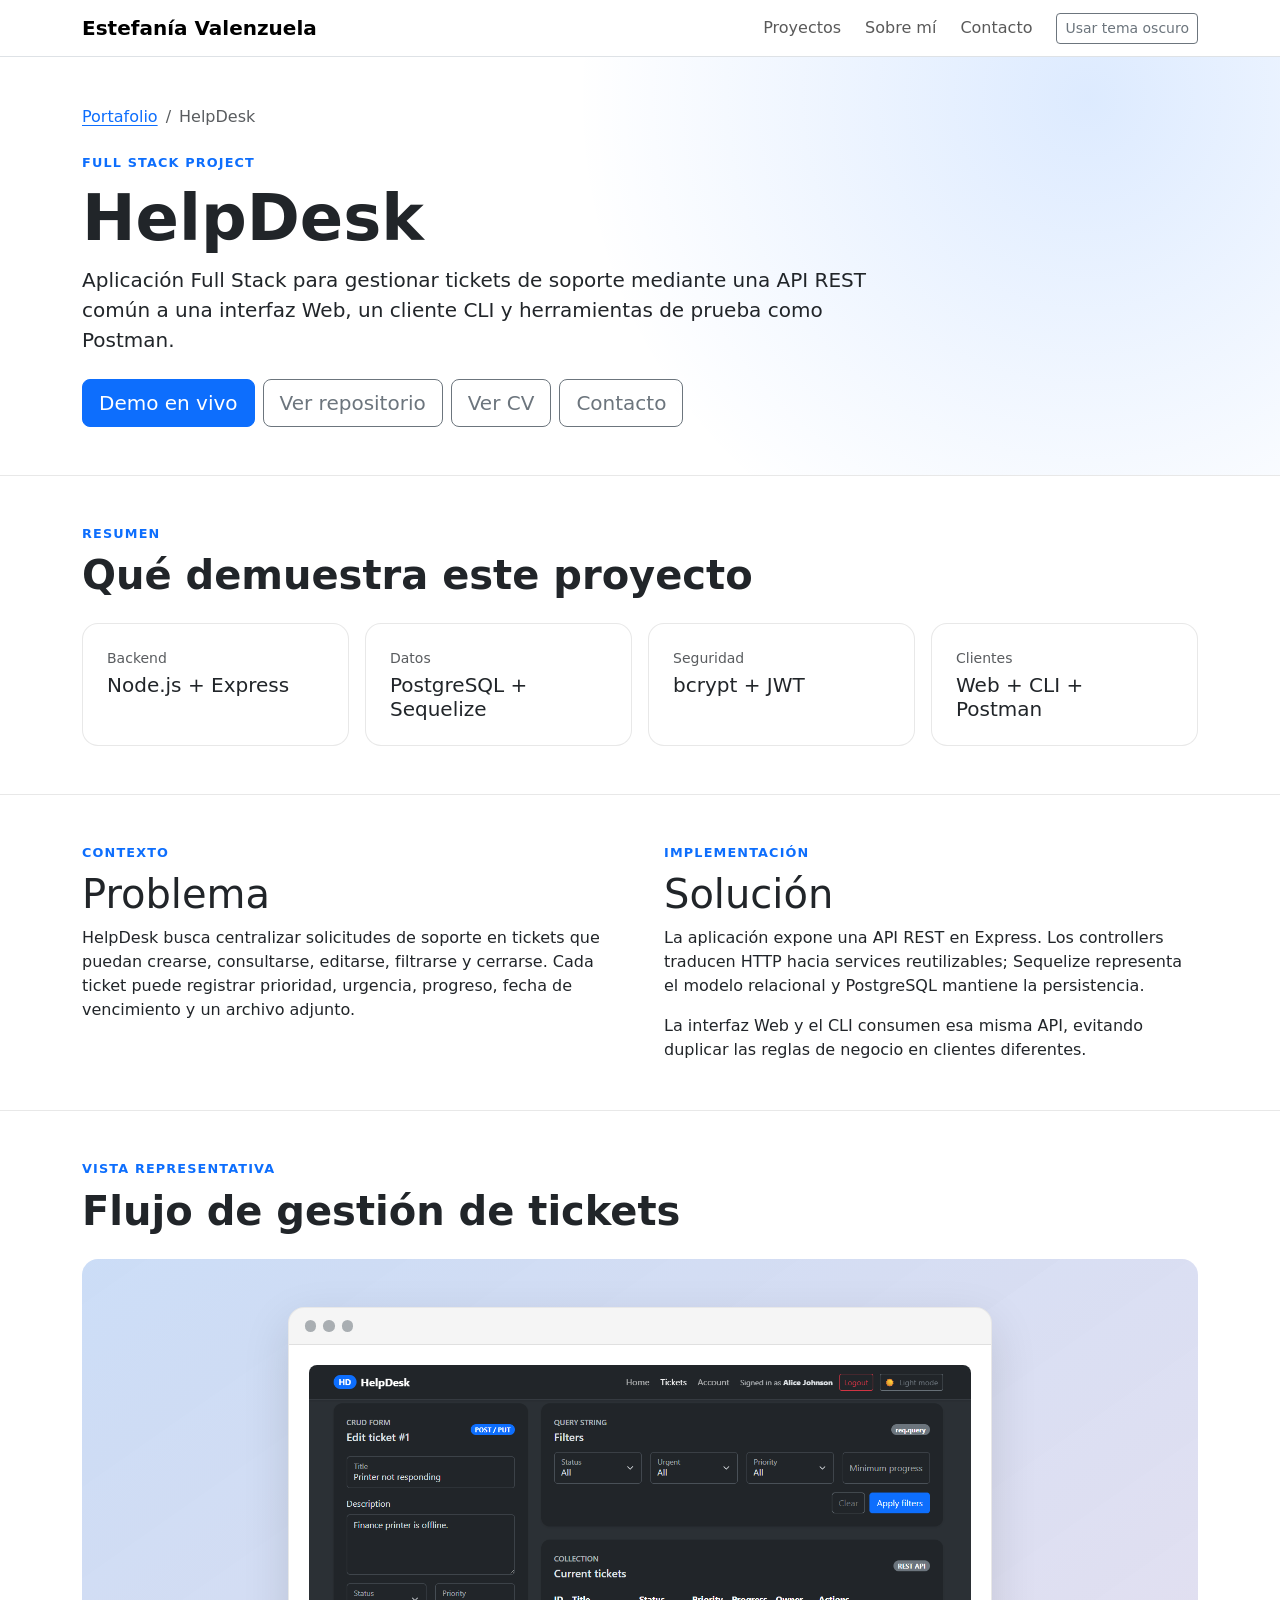
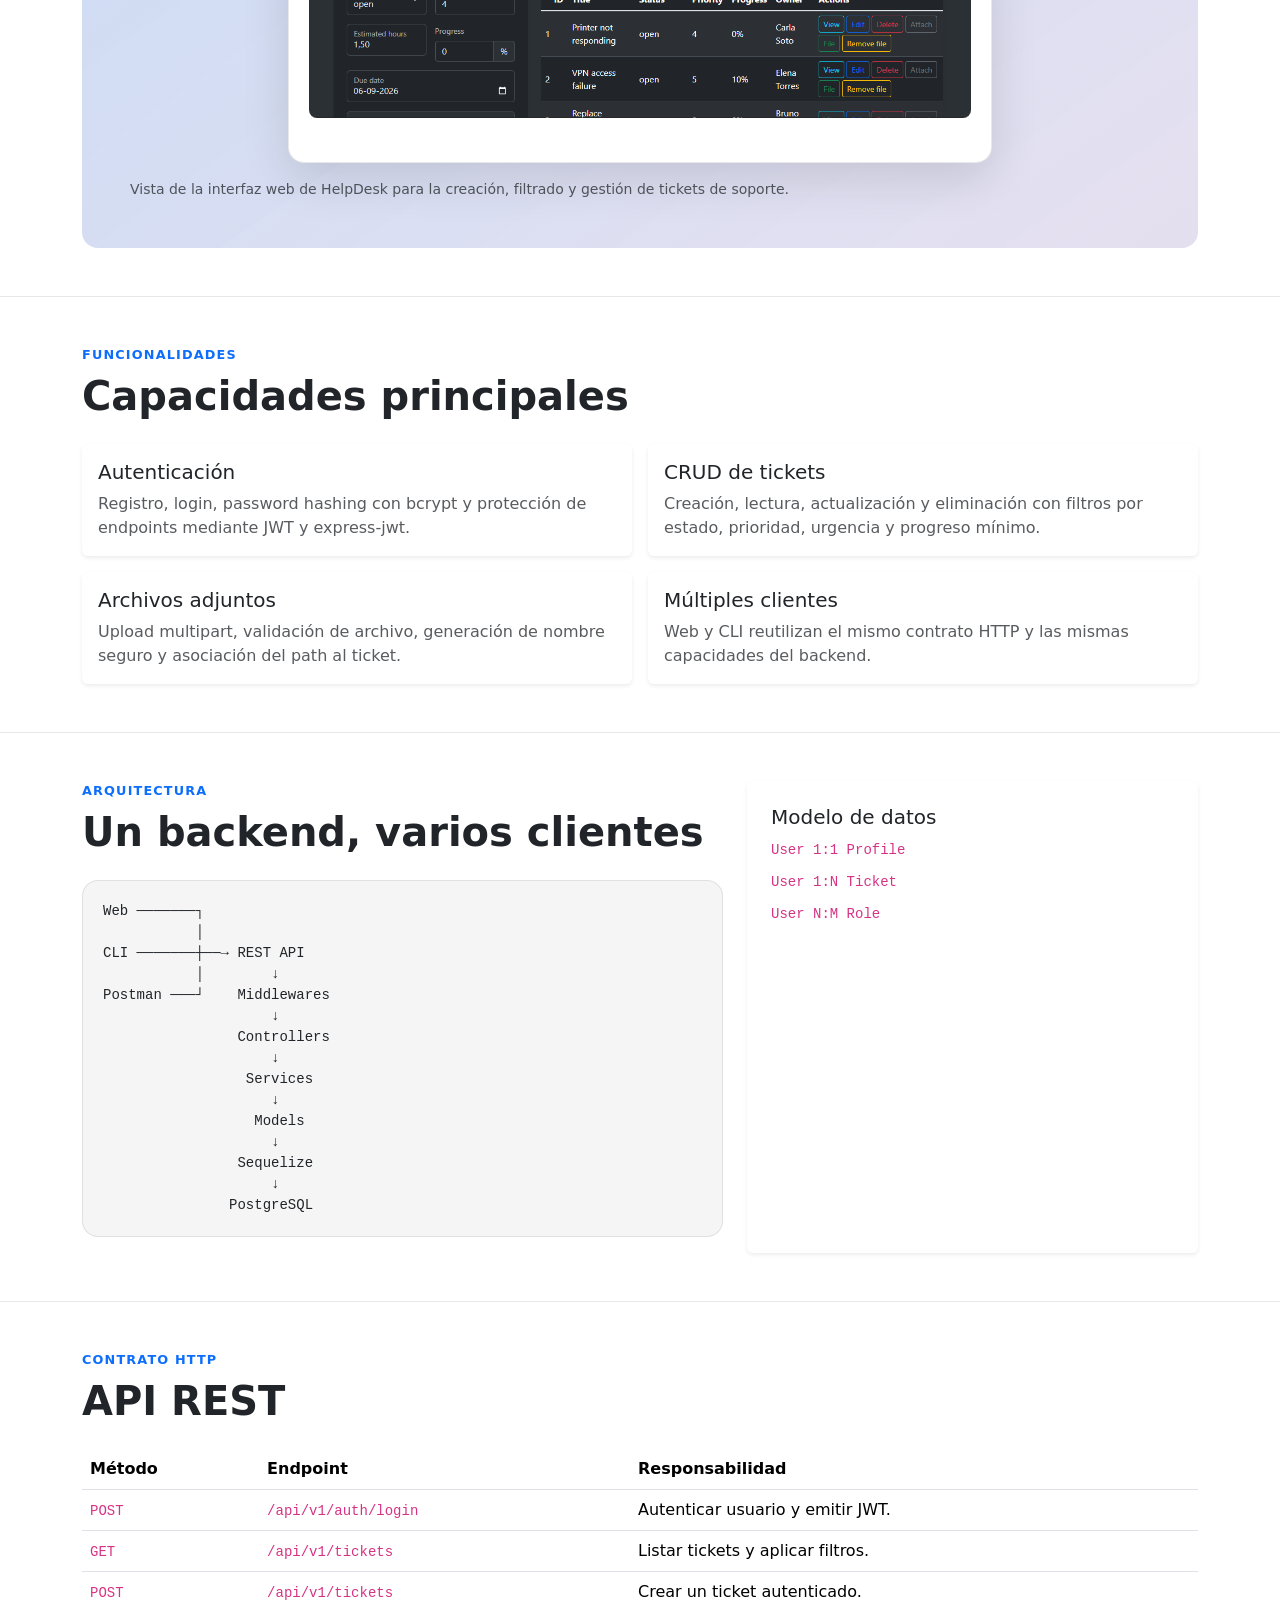
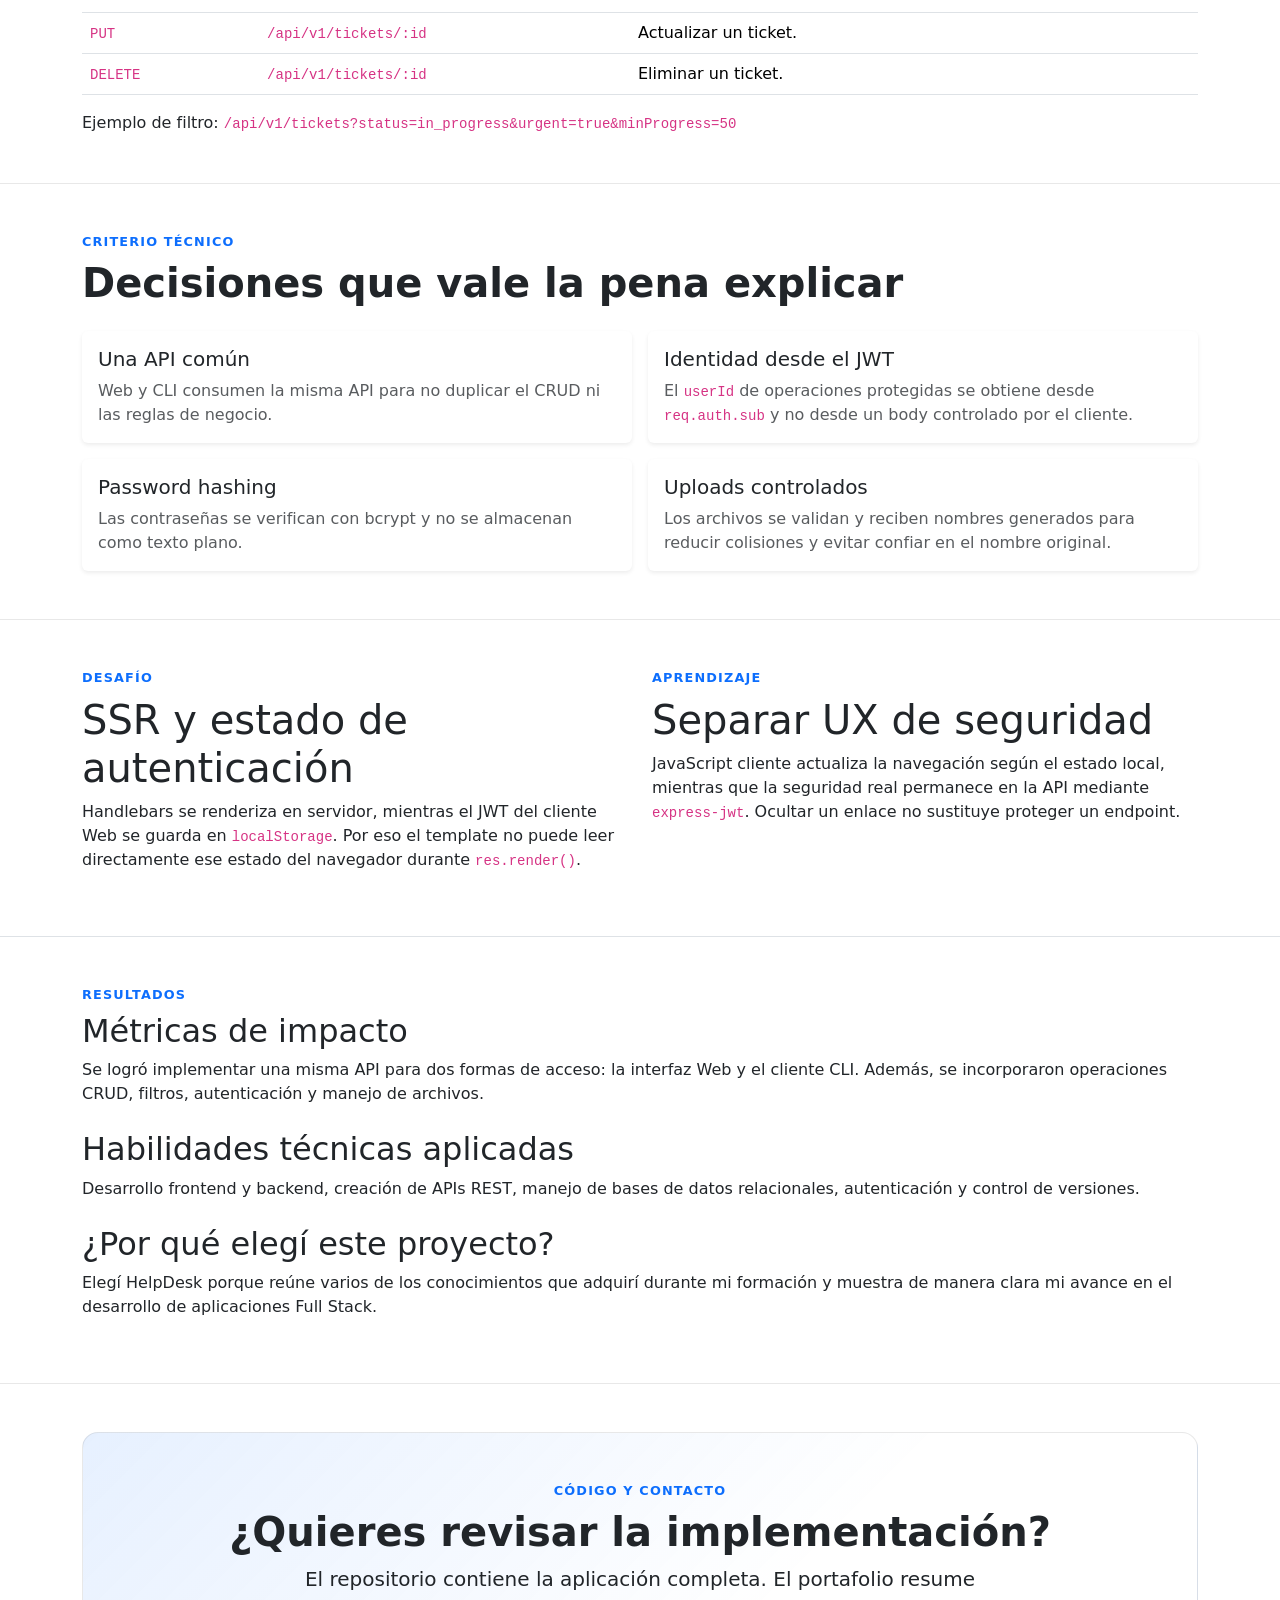
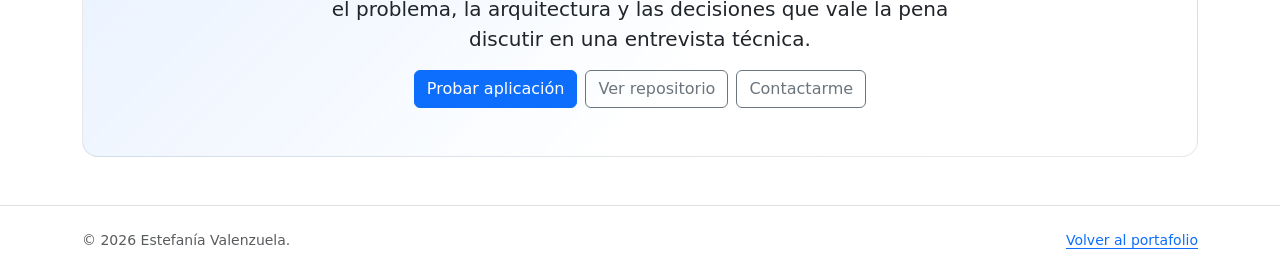
<file: projects/helpdesk.html>
<!DOCTYPE html>
<!--
  projects/helpdesk.html
  ======================
  Caso de estudio del proyecto Full Stack HelpDesk.

  Esta página NO ejecuta HelpDesk.
  Su responsabilidad es PRESENTAR el proyecto:
  problema, solución, arquitectura, stack, decisiones y aprendizajes.

  Como este archivo vive dentro de projects/, las rutas hacia recursos
  de la raíz utilizan ../
-->
<html lang="es" data-bs-theme="light">
<head>
  <!-- =========================================================
       1. SEO ESPECÍFICO DEL PROYECTO
       Cada proyecto debería tener title/description propios.
       ========================================================= -->
  <meta charset="UTF-8">
  <meta name="viewport" content="width=device-width, initial-scale=1">

  <title>HelpDesk — Express & PostgreSQL | Estefanía Valenzuela</title>
  <meta
    name="description"
    content="Caso de estudio de HelpDesk, aplicación Full Stack de gestión de tickets construida con Express, Sequelize, PostgreSQL y JWT."
  >
  <!-- Queremos que este caso de estudio pueda indexarse. -->
  <meta name="robots" content="index,follow">
  <link
    rel="canonical"
    href="https://estefaniavalenzuelab-dev.github.io/Portfolio/projects/helpdesk.html"
  >

  <!-- Open Graph específico para compartir ESTE proyecto. -->
  <meta
    property="og:title"
    content="HelpDesk — Full Stack Ticket Management"
  >
  <meta
    property="og:description"
    content="Caso de estudio con API REST, JWT, PostgreSQL, Web y CLI."
  >
  <meta property="og:type" content="article">
  <meta
    property="og:url"
    content="https://estefaniavalenzuelab-dev.github.io/Portfolio/projects/helpdesk.html"
  >

  <meta name="twitter:card" content="summary">
  <meta
    name="twitter:title"
    content="HelpDesk — Express & PostgreSQL |  Estefanía Valenzuela"
  >
  <meta
    name="twitter:description"
    content="Caso de estudio Full Stack JavaScript con Express, Sequelize, PostgreSQL y JWT."
  >

  <!--
    Inicialización temprana del tema.
    Usa la misma key de localStorage que la Home para mantener consistencia.
  -->
  <script>
    (() => {
      const savedTheme = localStorage.getItem("portfolio-theme");
      const preferredTheme = window.matchMedia("(prefers-color-scheme: dark)").matches
        ? "dark"
        : "light";

      document.documentElement.setAttribute(
        "data-bs-theme",
        savedTheme ?? preferredTheme
      );
    })();
  </script>

  <!--
    JSON-LD:
    - WebApplication describe HelpDesk.
    - BreadcrumbList describe la jerarquía Portafolio > HelpDesk.

    LINK DEL DEPLOY:
    ----------------
    Después de obtener el dominio público de Railway, reemplazar:

    https://TU_DOMINIO.up.railway.app/

    por la URL REAL de HelpDesk.

    En WebApplication, `url` representa la aplicación funcionando.
    La canonical de esta página sigue apuntando al caso de estudio del
    portafolio porque son recursos distintos.
  -->
  <script type="application/ld+json">
  {
    "@context": "https://schema.org",
    "@graph": [
      {
        "@type": "WebApplication",
        "@id": "https://estefaniavalenzuelab-dev.github.io/Portfolio/projects/helpdesk.html",
        "name": "HelpDesk",
        "url": "https://helpdesk1-production.up.railway.app/tickets",
        "description": "Aplicación Full Stack para gestión de tickets de soporte.",
        "applicationCategory": "BusinessApplication",
        "operatingSystem": "Web",
        "featureList": [
          "JWT authentication",
          "Ticket CRUD",
          "Ticket filters",
          "PostgreSQL persistence",
          "File attachments",
          "Web client",
          "CLI client"
        ],
        "author": {
          "@type": "Person",
          "@id": "https://estefaniavalenzuelab-dev.github.io/Portfolio/index.html#about",
          "name": "Estefanía Valenzuela"
        }
      },
      {
        "@type": "BreadcrumbList",
        "itemListElement": [
          {
            "@type": "ListItem",
            "position": 1,
            "name": "Portafolio",
            "item": "https://estefaniavalenzuelab-dev.github.io/Portfolio/"
          },
          {
            "@type": "ListItem",
            "position": 2,
            "name": "HelpDesk",
            "item": "https://estefaniavalenzuelab-dev.github.io/Portfolio/projects/helpdesk.html"
          }
        ]
      }
    ]
  }
  </script>

  <!-- Bootstrap + CSS propio. -->
  <link
    href="https://cdn.jsdelivr.net/npm/bootstrap@5.3.8/dist/css/bootstrap.min.css"
    rel="stylesheet"
    integrity="sha384-sRIl4kxILFvY47J16cr9ZwB07vP4J8+LH7qKQnuqkuIAvNWLzeN8tE5YBujZqJLB"
    crossorigin="anonymous"
  >
  <!--
    ../ sube desde projects/ hasta la raíz y luego entra a css/.
  -->
  <link rel="stylesheet" href="../css/styles.css">
</head>

<body>
  <!-- Accesibilidad: salto directo al contenido del caso de estudio. -->
  <a class="skip-link" href="#main-content">
    Saltar al contenido principal
  </a>

  <!-- =========================================================
       2. NAVEGACIÓN DEL CASO DE ESTUDIO
       ========================================================= -->
  <header class="sticky-top border-bottom bg-body">
    <nav class="navbar navbar-expand-lg" aria-label="Navegación del proyecto">
      <div class="container">
        <a class="navbar-brand fw-bold" href="../index.html">
          Estefanía Valenzuela
        </a>

        <button
          class="navbar-toggler"
          type="button"
          data-bs-toggle="collapse"
          data-bs-target="#projectNavbar"
          aria-controls="projectNavbar"
          aria-expanded="false"
          aria-label="Abrir navegación"
        >
          <span class="navbar-toggler-icon"></span>
        </button>

        <div class="collapse navbar-collapse" id="projectNavbar">
          <ul class="navbar-nav ms-auto align-items-lg-center gap-lg-2">
            <li class="nav-item">
              <a class="nav-link" href="../index.html#projects">Proyectos</a>
            </li>
            <li class="nav-item">
              <a class="nav-link" href="../index.html#about">Sobre mí</a>
            </li>
            <li class="nav-item">
              <a class="nav-link" href="../index.html#contact">Contacto</a>
            </li>
            <li class="nav-item ms-lg-2">
              <button
                id="themeToggle"
                class="btn btn-outline-secondary btn-sm"
                type="button"
                aria-pressed="false"
              >
                Cambiar tema
              </button>
            </li>
          </ul>
        </div>
      </div>
    </nav>
  </header>

  <!-- =========================================================
       3. CONTENIDO PRINCIPAL DEL PROYECTO
       ========================================================= -->
  <main id="main-content">

    <!-- Hero: nombre del producto, resumen y acciones principales. -->
    <header class="project-hero py-5 py-lg-6">
      <div class="container">
        <nav aria-label="Breadcrumb" class="mb-4">
          <ol class="breadcrumb">
            <li class="breadcrumb-item">
              <a href="../index.html">Portafolio</a>
            </li>
            <li class="breadcrumb-item active" aria-current="page">
              HelpDesk
            </li>
          </ol>
        </nav>

        <p class="eyebrow">Full Stack Project</p>
        <h1 class="display-3 fw-bold">HelpDesk</h1>
        <p class="lead col-lg-9">
          Aplicación Full Stack para gestionar tickets de soporte mediante
          una API REST común a una interfaz Web, un cliente CLI y herramientas
          de prueba como Postman.
        </p>

        <div class="d-flex flex-wrap gap-2 mt-4">
          <!--
            LINK PRINCIPAL AL DEPLOY
            ========================
            Reemplazar TU_DOMINIO por el dominio público REAL del servicio
            HelpDesk en Railway.

            Ejemplo:
            https://helpdesk-production-xxxx.up.railway.app/

            Antes de publicar:
            - comprobar que la Home abre;
            - comprobar login y el flujo principal;
            - NO enlazar /api/v1/health como demo;
            - si cambia el dominio, actualizar este link, el de index.html
              y WebApplication.url del JSON-LD.
          -->
          <a
            class="btn btn-primary btn-lg"
            href="https://helpdesk1-production.up.railway.app/"
            target="_blank"
            rel="noopener noreferrer"
          >
            Demo en vivo
          </a>

          <a
            class="btn btn-outline-secondary btn-lg"
            href="https://github.com/estefaniavalenzuelab-dev/Helpdesk1.git"
            target="_blank"
            rel="noopener noreferrer"
          >
            Ver repositorio
          </a>

          <a class="btn btn-outline-secondary btn-lg" href="../cv.html">
            Ver CV
          </a>

          <a class="btn btn-outline-secondary btn-lg" href="../index.html#contact">
            Contacto
          </a>
        </div>
      </div>
    </header>

    <!--
      Resumen de capacidades:
      permite reconocer rápidamente qué áreas técnicas demuestra HelpDesk.
    -->
    <section class="section-block py-5" aria-labelledby="overview-title">
      <div class="container">
        <p class="eyebrow">Resumen</p>
        <h2 id="overview-title" class="display-6 fw-bold mb-4">
          Qué demuestra este proyecto
        </h2>

        <div class="row g-3">
          <div class="col-md-6 col-xl-3">
            <div class="metric-card h-100 p-4 rounded-4">
              <p class="small text-body-secondary mb-1">Backend</p>
              <p class="h5 mb-0">Node.js + Express</p>
            </div>
          </div>
          <div class="col-md-6 col-xl-3">
            <div class="metric-card h-100 p-4 rounded-4">
              <p class="small text-body-secondary mb-1">Datos</p>
              <p class="h5 mb-0">PostgreSQL + Sequelize</p>
            </div>
          </div>
          <div class="col-md-6 col-xl-3">
            <div class="metric-card h-100 p-4 rounded-4">
              <p class="small text-body-secondary mb-1">Seguridad</p>
              <p class="h5 mb-0">bcrypt + JWT</p>
            </div>
          </div>
          <div class="col-md-6 col-xl-3">
            <div class="metric-card h-100 p-4 rounded-4">
              <p class="small text-body-secondary mb-1">Clientes</p>
              <p class="h5 mb-0">Web + CLI + Postman</p>
            </div>
          </div>
        </div>
      </div>
    </section>

    <!--
      Problema y solución:
      primero explicamos el porqué del producto y luego su implementación.
    -->
    <section class="section-block py-5" aria-labelledby="problem-title">
      <div class="container">
        <div class="row g-5">
          <div class="col-lg-6">
            <p class="eyebrow">Contexto</p>
            <h2 id="problem-title" class="h1">Problema</h2>
            <p>
              HelpDesk busca centralizar solicitudes de soporte en tickets
              que puedan crearse, consultarse, editarse, filtrarse y cerrarse.
              Cada ticket puede registrar prioridad, urgencia, progreso,
              fecha de vencimiento y un archivo adjunto.
            </p>
          </div>

          <div class="col-lg-6">
            <p class="eyebrow">Implementación</p>
            <h2 class="h1">Solución</h2>
            <p>
              La aplicación expone una API REST en Express. Los controllers
              traducen HTTP hacia services reutilizables; Sequelize representa
              el modelo relacional y PostgreSQL mantiene la persistencia.
            </p>
            <p class="mb-0">
              La interfaz Web y el CLI consumen esa misma API, evitando
              duplicar las reglas de negocio en clientes diferentes.
            </p>
          </div>
        </div>
      </div>
    </section>

   
    <section class="section-block py-5" aria-labelledby="preview-title">
      <div class="container">
        <p class="eyebrow">Vista representativa</p>
        <h2 id="preview-title" class="display-6 fw-bold mb-4">
          Flujo de gestión de tickets
        </h2>

        <div
          class="project-visual rounded-4 p-3 p-md-5"
          role="img"
          aria-label="Vista de la interfaz web de HelpDesk"
        >
          <div class="mock-window mx-auto">
            <div class="mock-window-bar">
              <span></span><span></span><span></span>
            </div>
            <div class="mock-window-body">
              <div class="d-flex flex-column flex-md-row justify-content-between gap-2 mb-4">
                <div>
                 <img
                  src="../assets/img/helpdesk.png"
                  alt="Vista de la aplicación web HelpDesk"
                  class="img-fluid rounded-3"
                >
              </div>
            </div>
          </div>
        </div>

        <p class="small text-body-secondary mt-3 mb-0">
          Vista de la interfaz web de HelpDesk para la creación, filtrado y gestión de tickets de soporte.
        </p>
      </div>
    </section>

    <!-- Funcionalidades principales del producto. -->
    <section class="section-block py-5" aria-labelledby="features-title">
      <div class="container">
        <p class="eyebrow">Funcionalidades</p>
        <h2 id="features-title" class="display-6 fw-bold mb-4">
          Capacidades principales
        </h2>

        <div class="row g-3">
          <div class="col-md-6">
            <article class="card h-100 border-0 shadow-sm">
              <div class="card-body">
                <h3 class="h5">Autenticación</h3>
                <p class="mb-0 text-body-secondary">
                  Registro, login, password hashing con bcrypt y protección de
                  endpoints mediante JWT y express-jwt.
                </p>
              </div>
            </article>
          </div>

          <div class="col-md-6">
            <article class="card h-100 border-0 shadow-sm">
              <div class="card-body">
                <h3 class="h5">CRUD de tickets</h3>
                <p class="mb-0 text-body-secondary">
                  Creación, lectura, actualización y eliminación con filtros
                  por estado, prioridad, urgencia y progreso mínimo.
                </p>
              </div>
            </article>
          </div>

          <div class="col-md-6">
            <article class="card h-100 border-0 shadow-sm">
              <div class="card-body">
                <h3 class="h5">Archivos adjuntos</h3>
                <p class="mb-0 text-body-secondary">
                  Upload multipart, validación de archivo, generación de nombre
                  seguro y asociación del path al ticket.
                </p>
              </div>
            </article>
          </div>

          <div class="col-md-6">
            <article class="card h-100 border-0 shadow-sm">
              <div class="card-body">
                <h3 class="h5">Múltiples clientes</h3>
                <p class="mb-0 text-body-secondary">
                  Web y CLI reutilizan el mismo contrato HTTP y las mismas
                  capacidades del backend.
                </p>
              </div>
            </article>
          </div>
        </div>
      </div>
    </section>

    <!-- Arquitectura: explica cómo se conectan clientes, API y datos. -->
    <section class="section-block py-5" aria-labelledby="architecture-title">
      <div class="container">
        <div class="row g-4">
          <div class="col-lg-7">
            <p class="eyebrow">Arquitectura</p>
            <h2 id="architecture-title" class="display-6 fw-bold">
              Un backend, varios clientes
            </h2>

            <pre class="architecture-diagram"><code>Web ───────┐
           │
CLI ───────┼──→ REST API
           │        ↓
Postman ───┘    Middlewares
                    ↓
                Controllers
                    ↓
                 Services
                    ↓
                  Models
                    ↓
                Sequelize
                    ↓
               PostgreSQL</code></pre>
          </div>

          <div class="col-lg-5">
            <div class="card h-100 border-0 shadow-sm">
              <div class="card-body p-4">
                <h3 class="h5">Modelo de datos</h3>
                <ul class="list-unstyled d-grid gap-2 mb-0">
                  <li><code>User 1:1 Profile</code></li>
                  <li><code>User 1:N Ticket</code></li>
                  <li><code>User N:M Role</code></li>
                </ul>
              </div>
            </div>
          </div>
        </div>
      </div>
    </section>

    <!-- Contrato HTTP: endpoints REST representativos. -->
    <section class="section-block py-5" aria-labelledby="api-title">
      <div class="container">
        <p class="eyebrow">Contrato HTTP</p>
        <h2 id="api-title" class="display-6 fw-bold mb-4">
          API REST
        </h2>

        <div class="table-responsive">
          <table class="table align-middle">
            <thead>
              <tr>
                <th scope="col">Método</th>
                <th scope="col">Endpoint</th>
                <th scope="col">Responsabilidad</th>
              </tr>
            </thead>
            <tbody>
              <tr>
                <td><code>POST</code></td>
                <td><code>/api/v1/auth/login</code></td>
                <td>Autenticar usuario y emitir JWT.</td>
              </tr>
              <tr>
                <td><code>GET</code></td>
                <td><code>/api/v1/tickets</code></td>
                <td>Listar tickets y aplicar filtros.</td>
              </tr>
              <tr>
                <td><code>POST</code></td>
                <td><code>/api/v1/tickets</code></td>
                <td>Crear un ticket autenticado.</td>
              </tr>
              <tr>
                <td><code>PUT</code></td>
                <td><code>/api/v1/tickets/:id</code></td>
                <td>Actualizar un ticket.</td>
              </tr>
              <tr>
                <td><code>DELETE</code></td>
                <td><code>/api/v1/tickets/:id</code></td>
                <td>Eliminar un ticket.</td>
              </tr>
            </tbody>
          </table>
        </div>

        <p class="mb-0">
          Ejemplo de filtro: <code>/api/v1/tickets?status=in_progress&amp;urgent=true&amp;minProgress=50</code>
        </p>
      </div>
    </section>

    <!-- Decisiones técnicas: aquí demostramos criterio, no solo tecnologías. -->
    <section class="section-block py-5" aria-labelledby="decisions-title">
      <div class="container">
        <p class="eyebrow">Criterio técnico</p>
        <h2 id="decisions-title" class="display-6 fw-bold mb-4">
          Decisiones que vale la pena explicar
        </h2>

        <div class="row g-3">
          <div class="col-md-6">
            <article class="card h-100 border-0 shadow-sm">
              <div class="card-body">
                <h3 class="h5">Una API común</h3>
                <p class="mb-0 text-body-secondary">
                  Web y CLI consumen la misma API para no duplicar el CRUD ni
                  las reglas de negocio.
                </p>
              </div>
            </article>
          </div>
          <div class="col-md-6">
            <article class="card h-100 border-0 shadow-sm">
              <div class="card-body">
                <h3 class="h5">Identidad desde el JWT</h3>
                <p class="mb-0 text-body-secondary">
                  El <code>userId</code> de operaciones protegidas se obtiene
                  desde <code>req.auth.sub</code> y no desde un body controlado
                  por el cliente.
                </p>
              </div>
            </article>
          </div>
          <div class="col-md-6">
            <article class="card h-100 border-0 shadow-sm">
              <div class="card-body">
                <h3 class="h5">Password hashing</h3>
                <p class="mb-0 text-body-secondary">
                  Las contraseñas se verifican con bcrypt y no se almacenan
                  como texto plano.
                </p>
              </div>
            </article>
          </div>
          <div class="col-md-6">
            <article class="card h-100 border-0 shadow-sm">
              <div class="card-body">
                <h3 class="h5">Uploads controlados</h3>
                <p class="mb-0 text-body-secondary">
                  Los archivos se validan y reciben nombres generados para
                  reducir colisiones y evitar confiar en el nombre original.
                </p>
              </div>
            </article>
          </div>
        </div>
      </div>
    </section>

    <!-- Desafío y aprendizaje: evidencia del proceso de resolución. -->
    <section class="section-block py-5" aria-labelledby="challenge-title">
      <div class="container">
        <div class="row g-4">
          <div class="col-lg-6">
            <p class="eyebrow">Desafío</p>
            <h2 id="challenge-title" class="h1">
              SSR y estado de autenticación
            </h2>
            <p>
              Handlebars se renderiza en servidor, mientras el JWT del cliente
              Web se guarda en <code>localStorage</code>. Por eso el template no
              puede leer directamente ese estado del navegador durante
              <code>res.render()</code>.
            </p>
          </div>
          <div class="col-lg-6">
            <p class="eyebrow">Aprendizaje</p>
            <h2 class="h1">Separar UX de seguridad</h2>
            <p>
              JavaScript cliente actualiza la navegación según el estado local,
              mientras que la seguridad real permanece en la API mediante
              <code>express-jwt</code>. Ocultar un enlace no sustituye proteger
              un endpoint.
            </p>
          </div>
        </div>
      </div>
    </section>

    <section class="py-5 border-top">
  <div class="container">
    <p class="eyebrow">Resultados</p>
    <h2>Métricas de impacto</h2>
    <p>
      Se logró implementar una misma API para dos formas de acceso:
      la interfaz Web y el cliente CLI. Además, se incorporaron
      operaciones CRUD, filtros, autenticación y manejo de archivos.
    </p>

    <h2 class="mt-4">Habilidades técnicas aplicadas</h2>
    <p>
      Desarrollo frontend y backend, creación de APIs REST,
      manejo de bases de datos relacionales, autenticación
      y control de versiones.
    </p>

    <h2 class="mt-4">¿Por qué elegí este proyecto?</h2>
    <p>
      Elegí HelpDesk porque reúne varios de los conocimientos que
      adquirí durante mi formación y muestra de manera clara mi avance
      en el desarrollo de aplicaciones Full Stack.
    </p>
  </div>
</section>

    <section class="section-block py-5" aria-labelledby="closing-title">
      <div class="container">
        <div class="contact-panel rounded-4 p-4 p-lg-5 text-center">
          <p class="eyebrow">Código y contacto</p>
          <h2 id="closing-title" class="display-6 fw-bold">
            ¿Quieres revisar la implementación?
          </h2>
          <p class="lead mx-auto col-lg-8">
            El repositorio contiene la aplicación completa. El portafolio
            resume el problema, la arquitectura y las decisiones que vale la
            pena discutir en una entrevista técnica.
          </p>
          <div class="d-flex flex-wrap justify-content-center gap-2">
            <!--
              Usar aquí el MISMO dominio Railway del botón superior.
              Si cambia el deploy, actualizar ambos links.
            -->
            <a
              class="btn btn-primary"
              href="https://helpdesk1-production.up.railway.app/"
              target="_blank"
              rel="noopener noreferrer"
            >
              Probar aplicación
            </a>

            <a
              class="btn btn-outline-secondary"
              href="https://github.com/estefaniavalenzuelab-dev/Helpdesk1.git"
              target="_blank"
              rel="noopener noreferrer"
            >
              Ver repositorio
            </a>

            <a class="btn btn-outline-secondary" href="../index.html#contact">
              Contactarme
            </a>
          </div>
        </div>
      </div>
    </section>
  </main>

  <!-- Footer: vuelve a conectar el proyecto con la identidad profesional. -->
  <footer class="border-top py-4">
    <div class="container d-flex flex-column flex-md-row gap-2 justify-content-between">
      <p class="mb-0 small text-body-secondary">
        © <span data-current-year></span>  Estefanía Valenzuela.
      </p>
      <a class="small" href="../index.html">Volver al portafolio</a>
    </div>
  </footer>

  <script
    src="https://cdn.jsdelivr.net/npm/bootstrap@5.3.8/dist/js/bootstrap.bundle.min.js"
    integrity="sha384-FKyoEForCGlyvwx9Hj09JcYn3nv7wiPVlz7YYwJrWVcXK/BmnVDxM+D2scQbITxI"
    crossorigin="anonymous"
  ></script>
  <!--
    main.js está en la raíz del portafolio:
    ../ sube desde projects/ y luego entra a js/.
  -->
  <script src="../js/main.js" defer></script>
</body>
</html>
</file>
<file: css/styles.css>
/*
  css/styles.css
  ==============
  Estilos propios del portafolio.

  Bootstrap resuelve la mayor parte del layout y los componentes.
  Este archivo agrega identidad visual, accesibilidad y piezas específicas.
*/

/* Variables reutilizables para mantener consistencia. */
:root {
  --portfolio-surface: rgba(127, 127, 127, 0.08);
  --portfolio-border: rgba(127, 127, 127, 0.18);
}

/* Desplazamiento suave al usar links internos como #projects. */
html {
  scroll-behavior: smooth;
}

/* Garantiza que el body pueda cubrir al menos toda la ventana. */
body {
  min-height: 100vh;
}

/*
  Compensa la navbar sticky:
  al navegar a #projects, #about, etc., evita que el título quede escondido.
*/
section[id] {
  scroll-margin-top: 5rem;
}

a {
  text-underline-offset: 0.2em;
}

/* Mejora el reparto de texto en títulos cuando el navegador lo soporta. */
.text-balance {
  text-wrap: balance;
}

/* Utilidad propia: Bootstrap llega hasta ciertos tamaños de spacing. */
.py-lg-6 {
  padding-top: 6rem;
  padding-bottom: 6rem;
}

/*
  Skip link de accesibilidad.
  Está fuera de pantalla hasta recibir foco con teclado.
*/
.skip-link {
  position: fixed;
  top: 0.75rem;
  left: 0.75rem;
  z-index: 2000;
  padding: 0.75rem 1rem;
  border-radius: 0.5rem;
  background: var(--bs-primary);
  color: white;
  transform: translateY(-150%);
}

.skip-link:focus {
  transform: translateY(0);
}

/* Fondo compartido por el hero principal y el hero del proyecto. */
.hero-section,
.project-hero {
  background:
    radial-gradient(circle at 85% 10%, rgba(13, 110, 253, 0.14), transparent 32rem),
    var(--bs-body-bg);
}

/* Separador visual entre grandes bloques de contenido. */
.section-block {
  border-top: 1px solid var(--portfolio-border);
}

/* Etiqueta pequeña usada antes de algunos títulos de sección. */
.eyebrow {
  margin-bottom: 0.5rem;
  color: var(--bs-primary);
  font-size: 0.8rem;
  font-weight: 700;
  letter-spacing: 0.09em;
  text-transform: uppercase;
}

/* Los links profesionales deben ser visibles y fáciles de reconocer. */
.professional-links a {
  font-weight: 600;
}

/* Superficies que deben adaptarse al tema claro/oscuro de Bootstrap. */
.project-card,
.card,
.metric-card,
/* Panel de contacto destacado al final de la Home. */
.contact-panel {
  background: var(--bs-body-bg);
}

.metric-card,
.contact-panel {
  border: 1px solid var(--portfolio-border);
}

/*
  Mock visual de HelpDesk.
  Sirve como placeholder pedagógico y puede reemplazarse por screenshot real.
*/
.project-visual {
  min-height: 22rem;
  background:
    linear-gradient(145deg, rgba(13, 110, 253, 0.18), rgba(111, 66, 193, 0.12)),
    var(--portfolio-surface);
}

/* Simulación de una pequeña ventana de aplicación. */
.mock-window {
  max-width: 44rem;
  overflow: hidden;
  border: 1px solid var(--portfolio-border);
  border-radius: 1rem;
  background: var(--bs-body-bg);
  box-shadow: 0 1rem 3rem rgba(0, 0, 0, 0.12);
}

/* Barra superior decorativa del mock. */
.mock-window-bar {
  display: flex;
  gap: 0.45rem;
  padding: 0.8rem 1rem;
  border-bottom: 1px solid var(--portfolio-border);
  background: var(--portfolio-surface);
}

.mock-window-bar span {
  width: 0.7rem;
  height: 0.7rem;
  border-radius: 50%;
  background: var(--bs-secondary);
  opacity: 0.55;
}

.mock-window-body {
  padding: 1.25rem;
}

/* Cada fila simula un ticket dentro del mock. */
.mock-ticket {
  display: flex;
  justify-content: space-between;
  align-items: center;
  gap: 1rem;
  padding: 0.9rem 0;
  border-bottom: 1px solid var(--portfolio-border);
}

.mock-ticket:last-child {
  border-bottom: 0;
}

.project-points {
  padding-left: 1.25rem;
}

.project-points li + li {
  margin-top: 0.4rem;
}

/*
  Timeline:
  cada <li> representa un hito de trayectoria.
*/
.timeline li {
  position: relative;
  padding: 0 0 1.4rem 1.5rem;
  border-left: 2px solid var(--portfolio-border);
}

.timeline li::before {
  position: absolute;
  top: 0.25rem;
  left: -0.42rem;
  width: 0.7rem;
  height: 0.7rem;
  border-radius: 50%;
  background: var(--bs-primary);
  content: "";
}

.timeline li:last-child {
  padding-bottom: 0;
}

.timeline strong,
.timeline span {
  display: block;
}

.timeline span {
  margin-top: 0.2rem;
  color: var(--bs-secondary-color);
}

/*
  Diagrama de arquitectura:
  overflow-x permite hacer scroll horizontal si el contenido es ancho.
*/
.architecture-diagram {
  margin-top: 1.5rem;
  padding: 1.25rem;
  overflow-x: auto;
  border: 1px solid var(--portfolio-border);
  border-radius: 1rem;
  background: var(--portfolio-surface);
}

.contact-panel {
  background:
    linear-gradient(135deg, rgba(13, 110, 253, 0.1), transparent 60%),
    var(--bs-body-bg);
}

/* Limita el ancho del CV para mejorar legibilidad. */
.cv-page {
  max-width: 900px;
}

/*
  Responsive para pantallas pequeñas.
  Bootstrap es mobile-first; aquí solo ajustamos componentes propios.
*/
@media (max-width: 575.98px) {
  .project-visual {
    min-height: auto;
  }

  .mock-ticket {
    align-items: flex-start;
    flex-direction: column;
  }
}

/*
  Modo impresión del CV:
  elimina navegación y controles para obtener un documento limpio.
*/
@media print {

  .no-print,
  header,
  footer {
    display: none !important;
  }

  body {
    color: #000;
    background: #fff;
    font-size: 14px;
  }

  .cv-page {
    padding-top: 0 !important;
    padding-bottom: 0 !important;
  }

  .cv-page .mb-5 {
    margin-bottom: 1.5rem !important;
  }

  .cv-page h1 {
    margin-bottom: 0.25rem;
  }

  .cv-page h2 {
    margin-bottom: 0.5rem;
  }

  .cv-page h3 {
    margin-bottom: 0.25rem;
  }

  .cv-page p {
    margin-bottom: 0.5rem;
  }

  a {
    color: inherit;
    text-decoration: none;
  }
}
</file>
